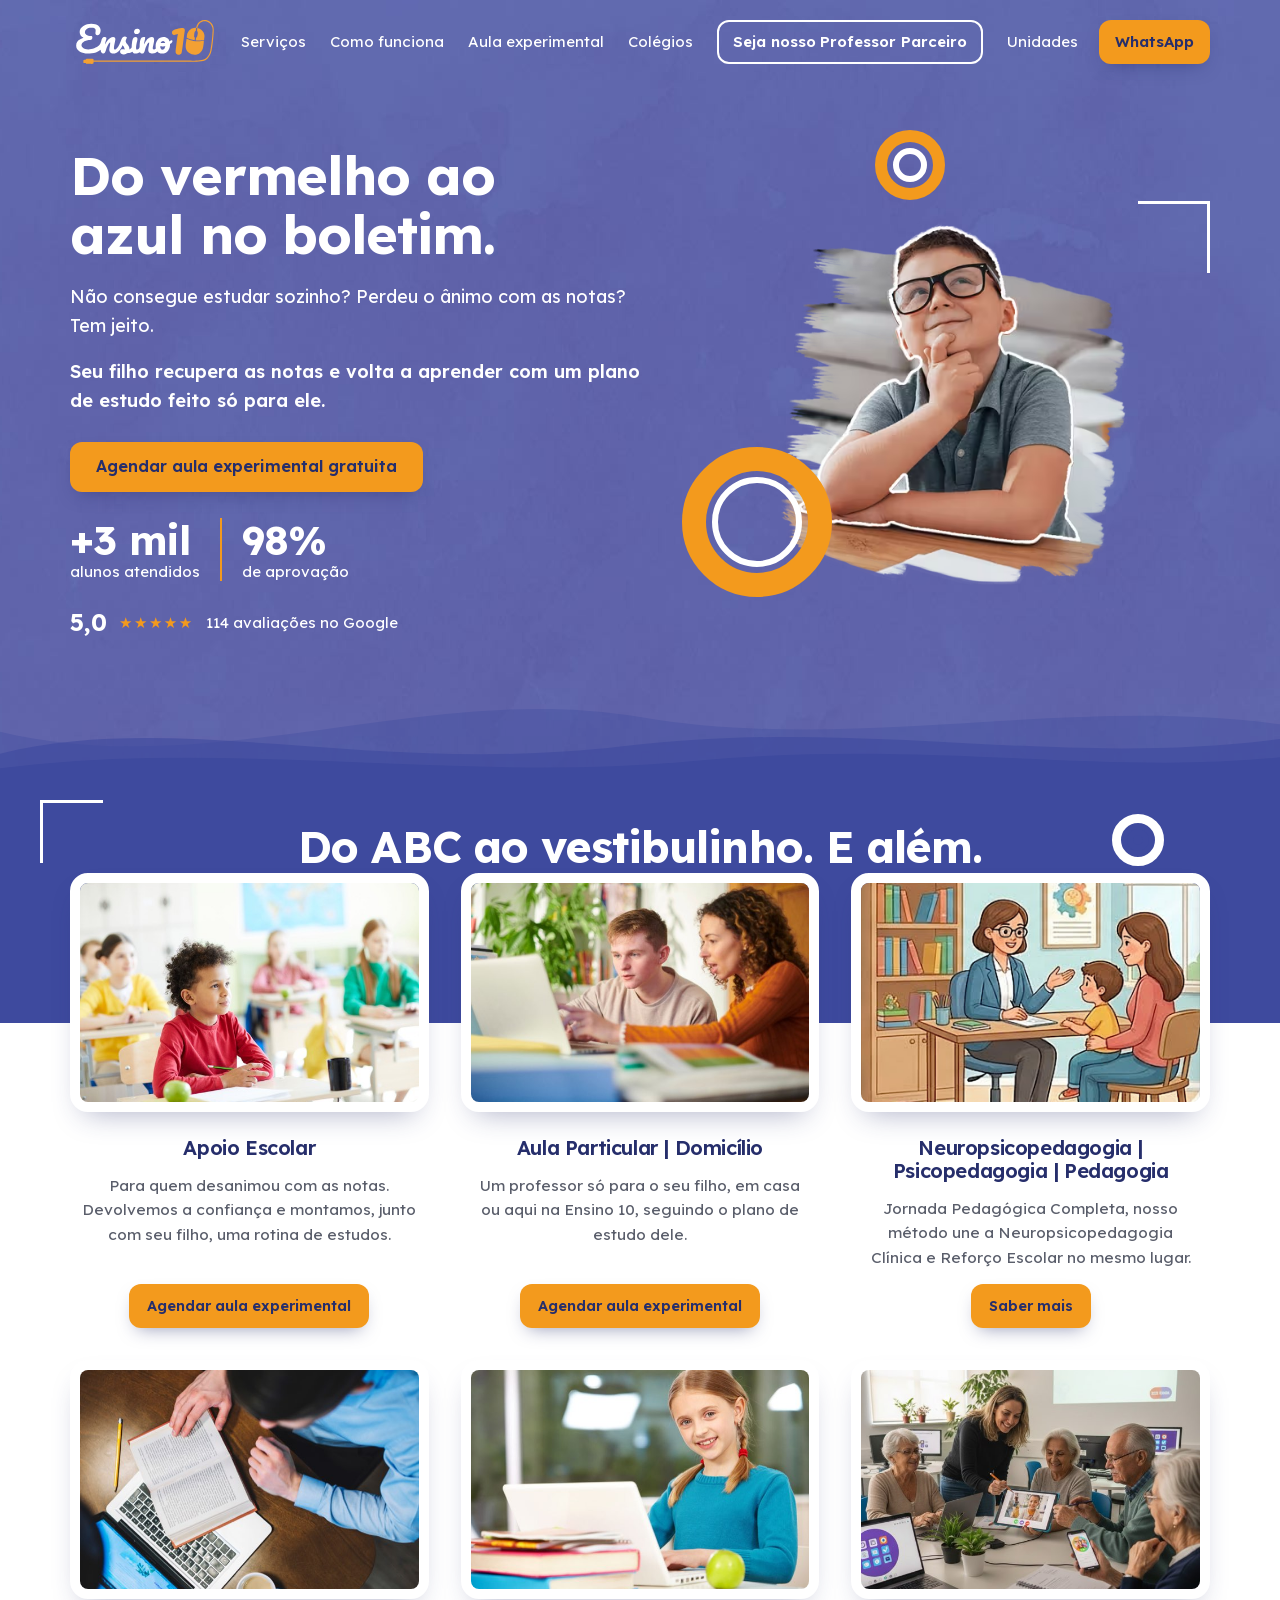
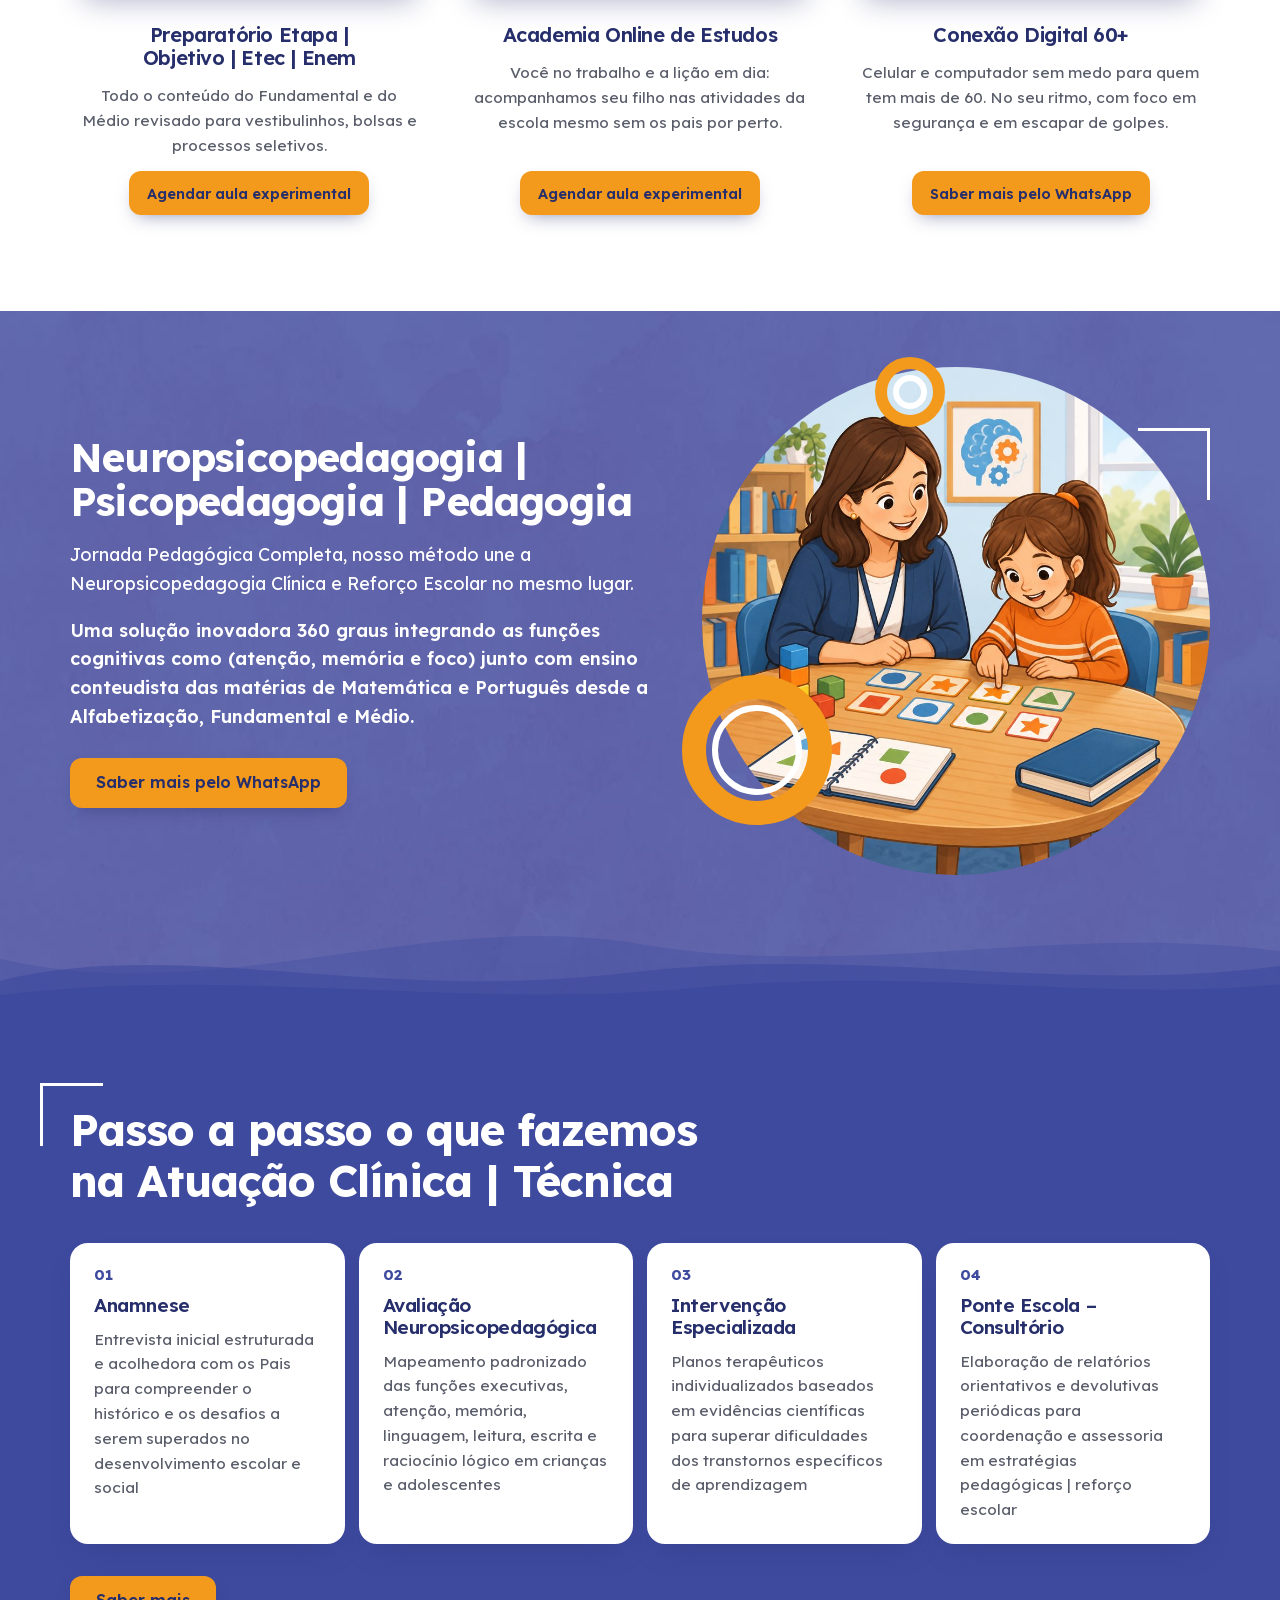
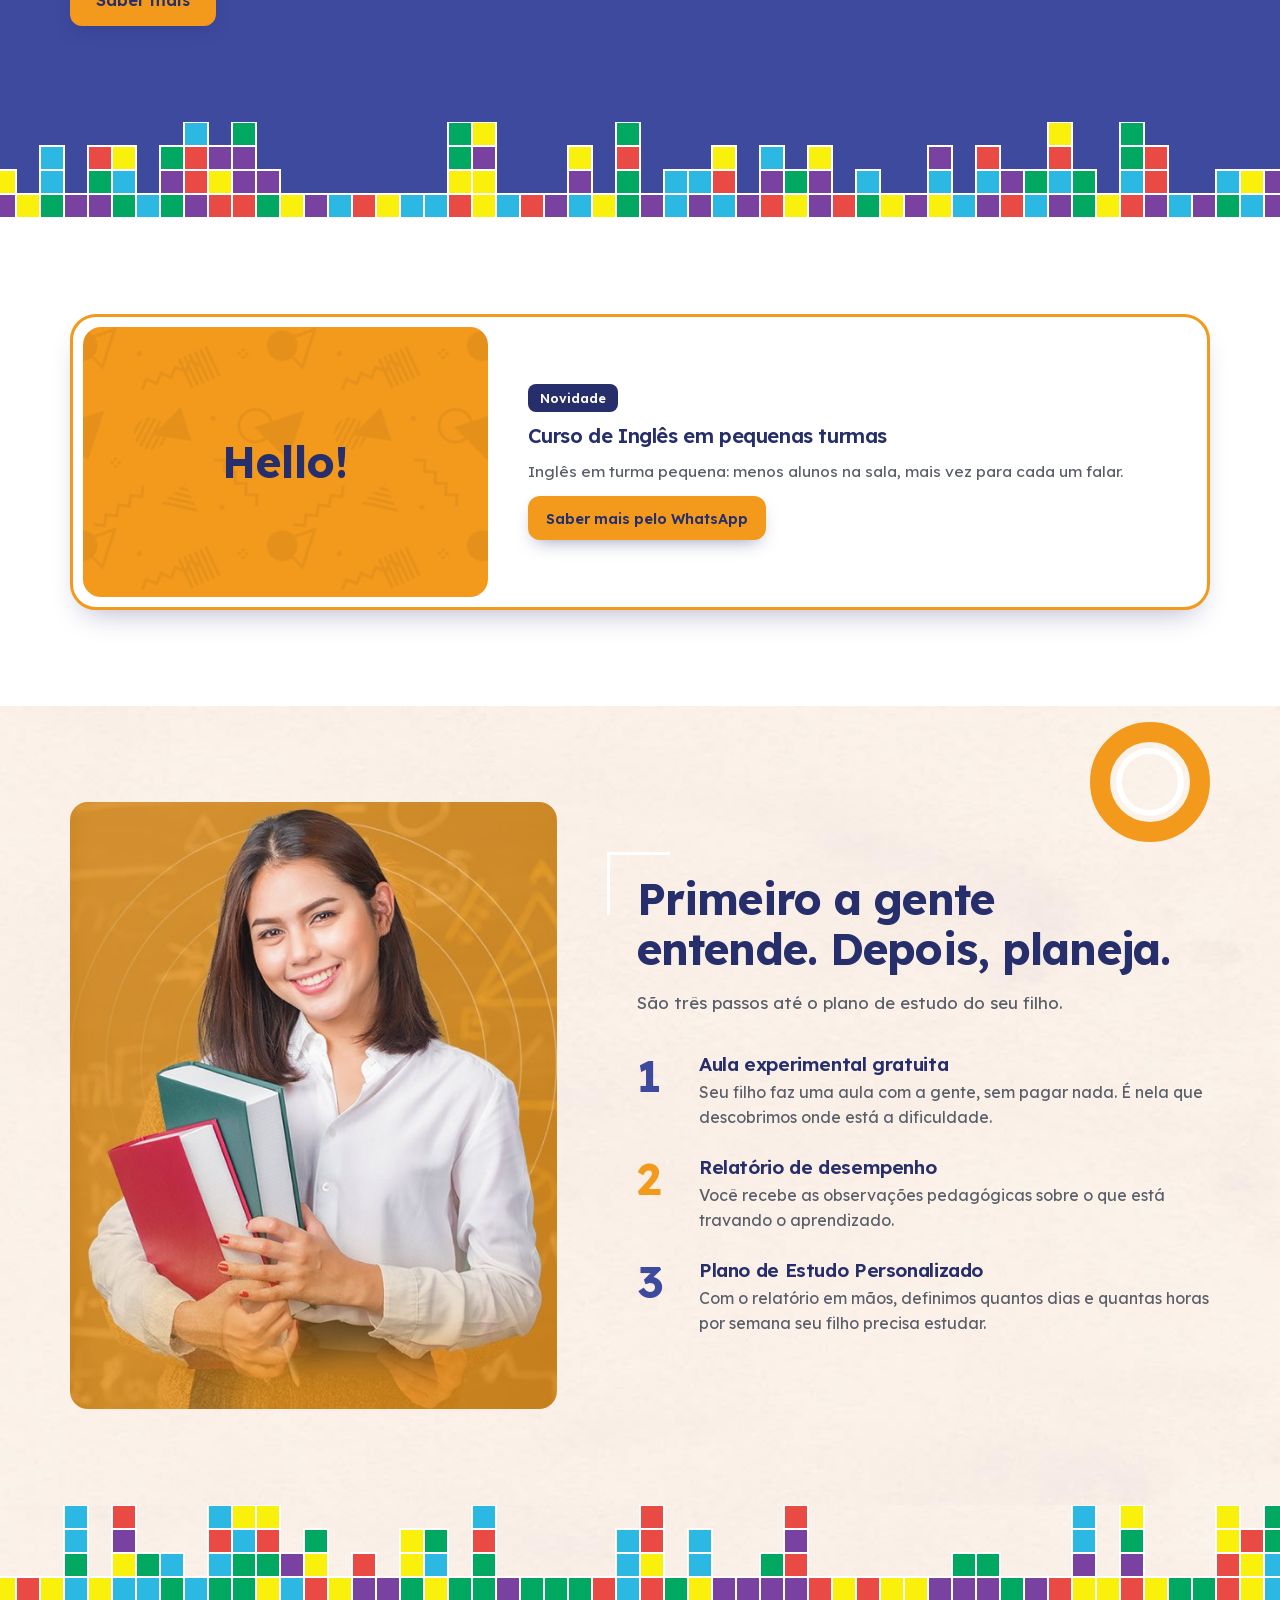
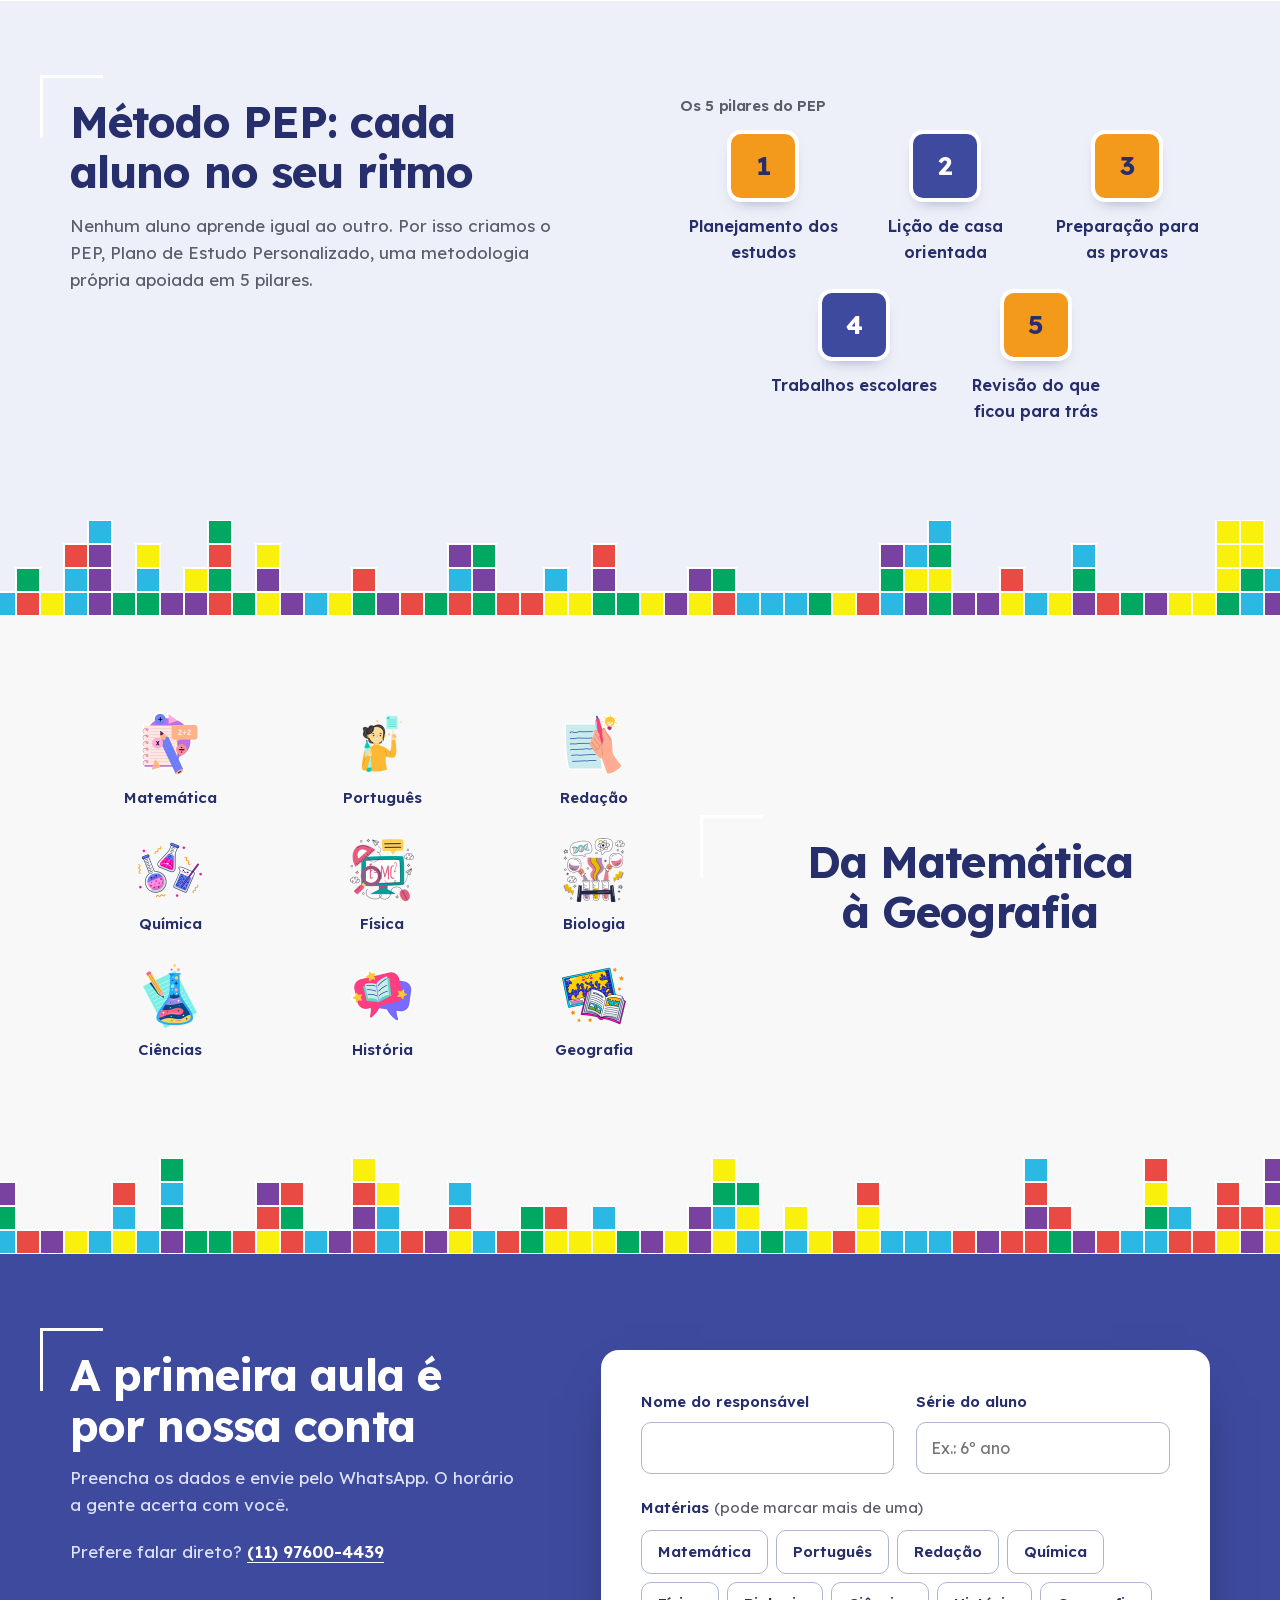
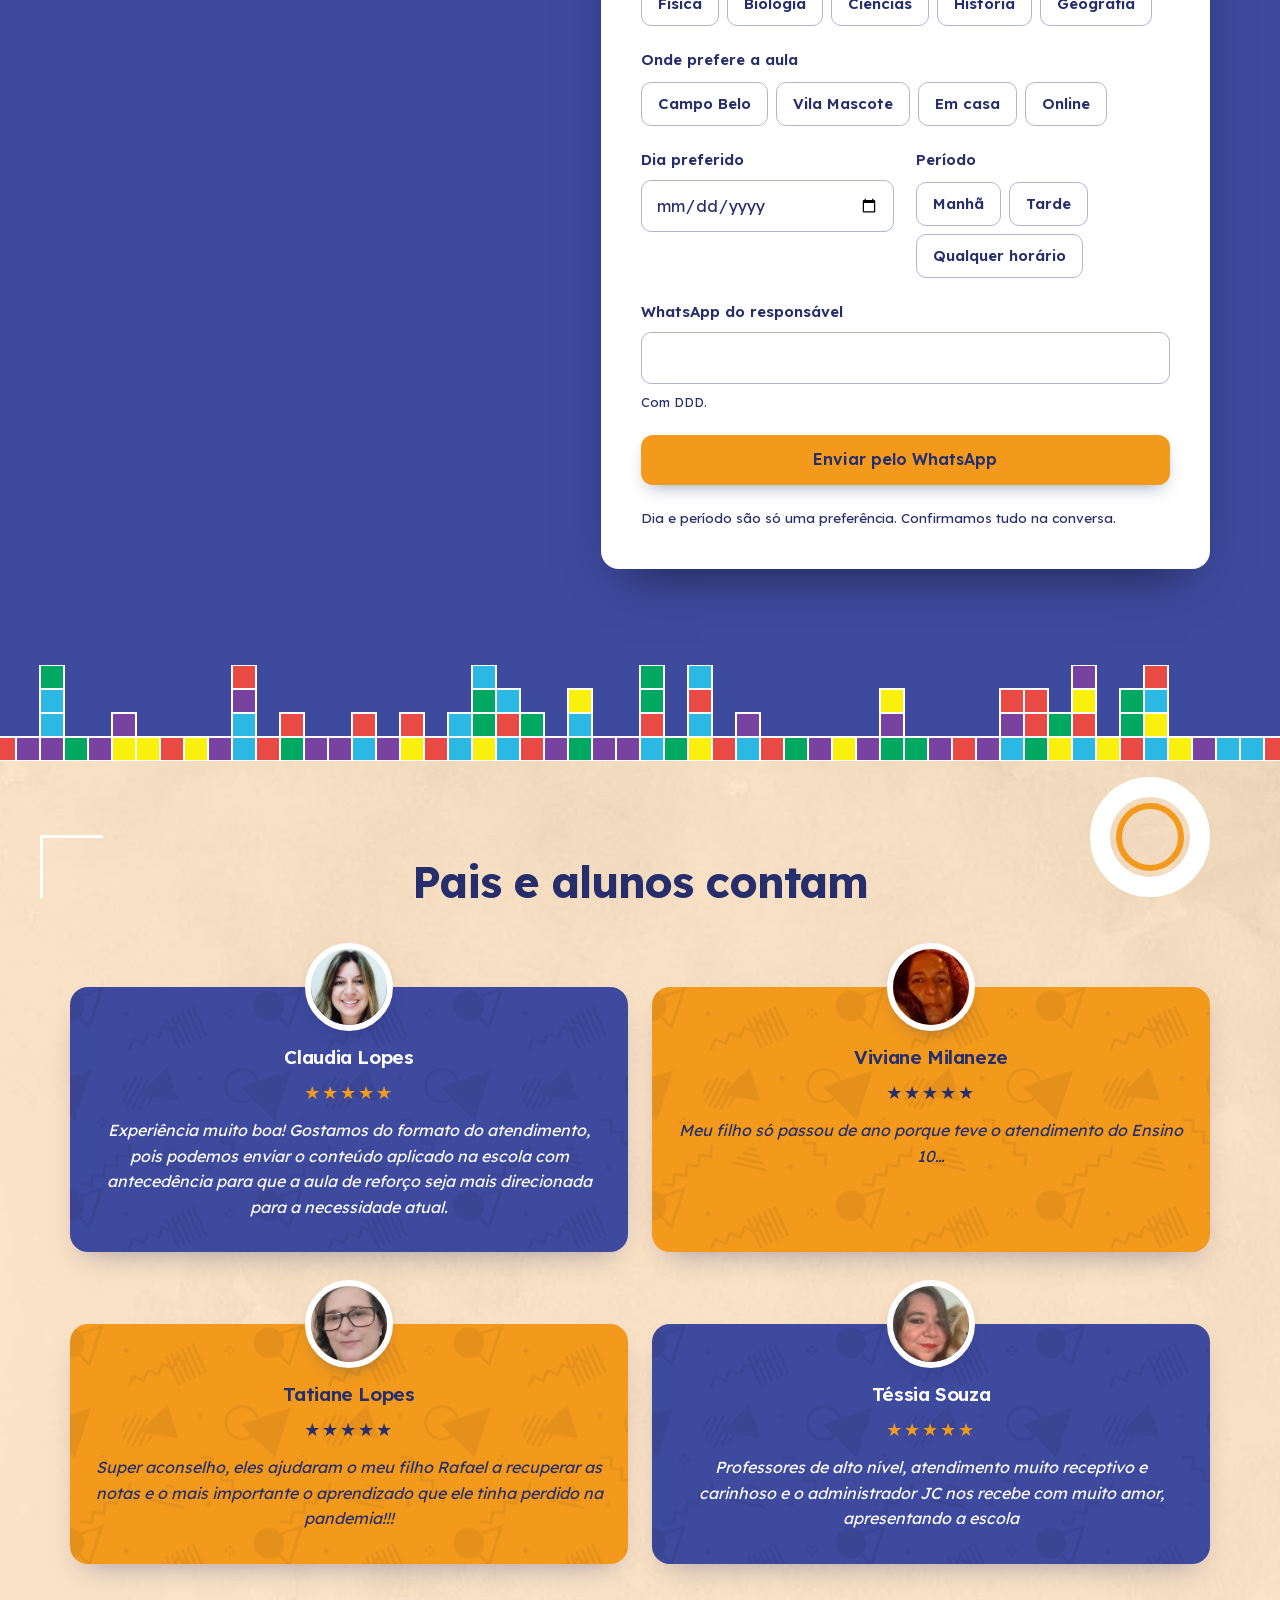
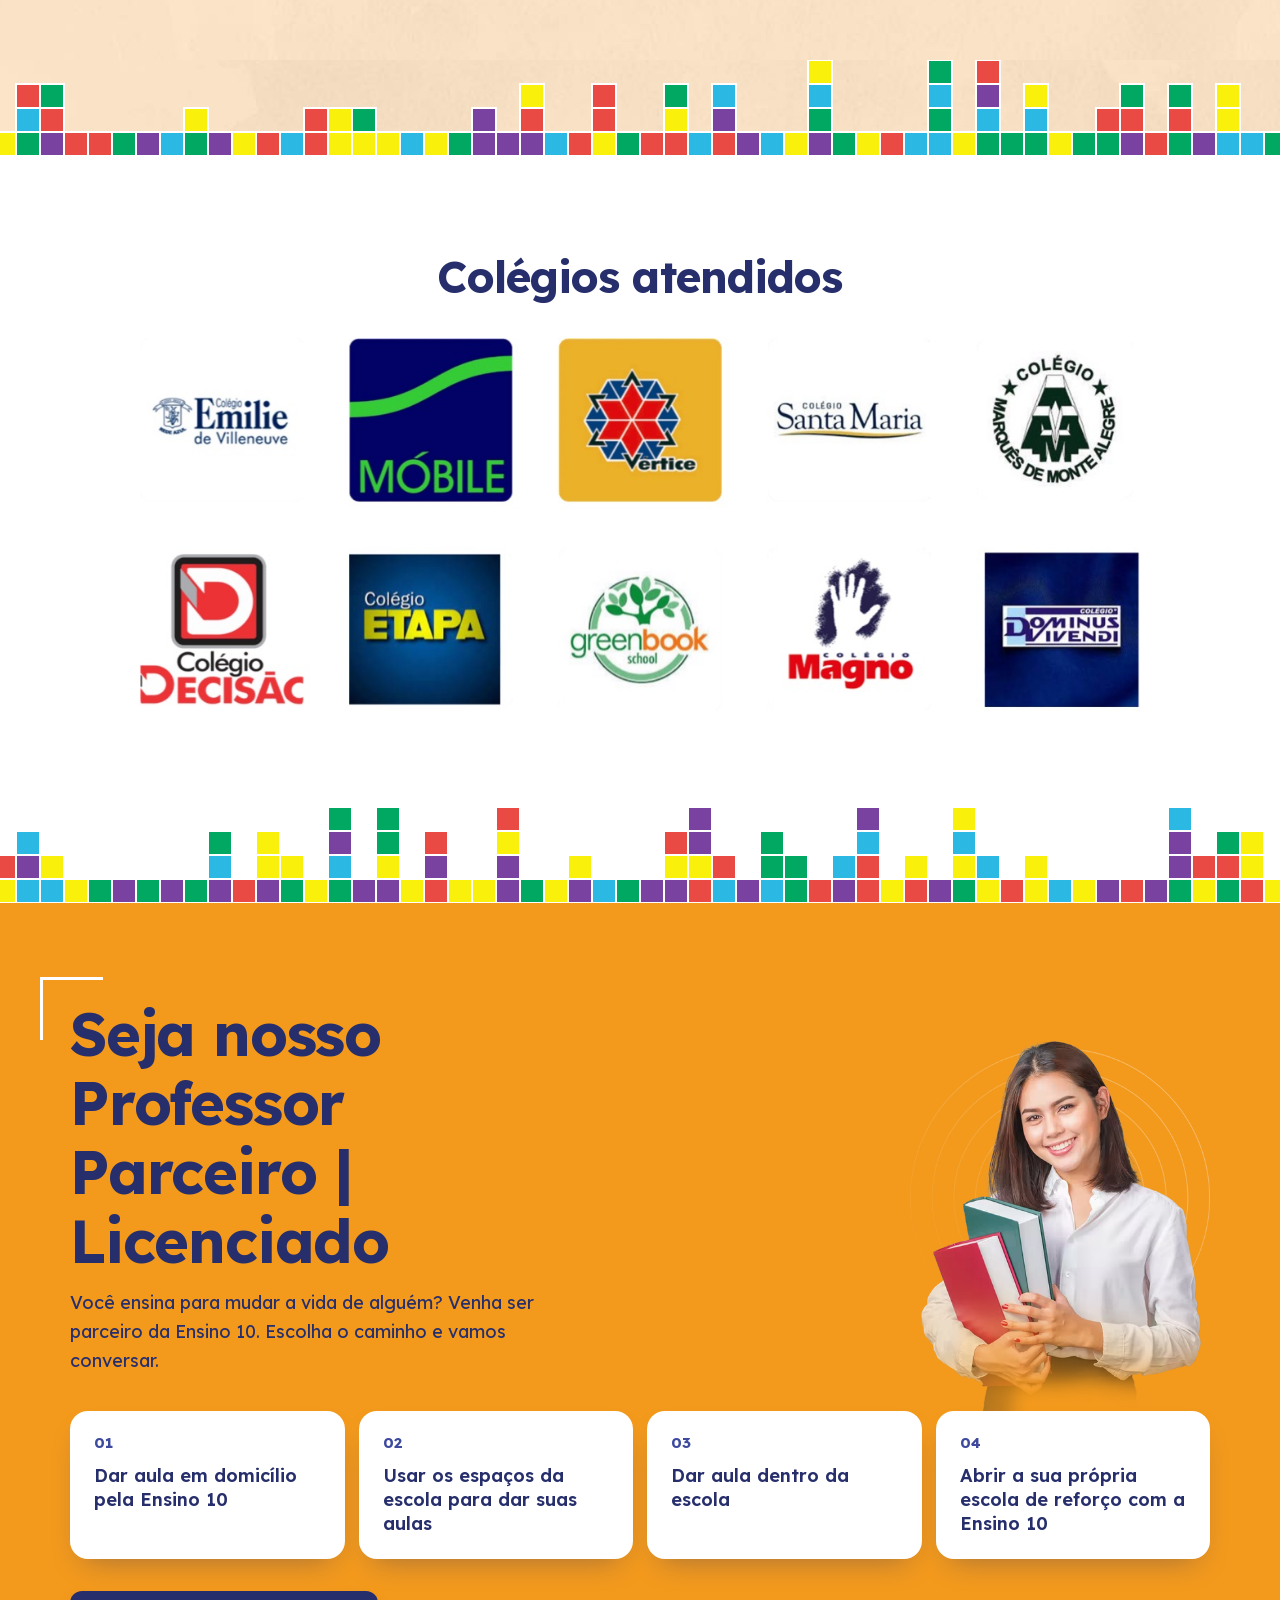
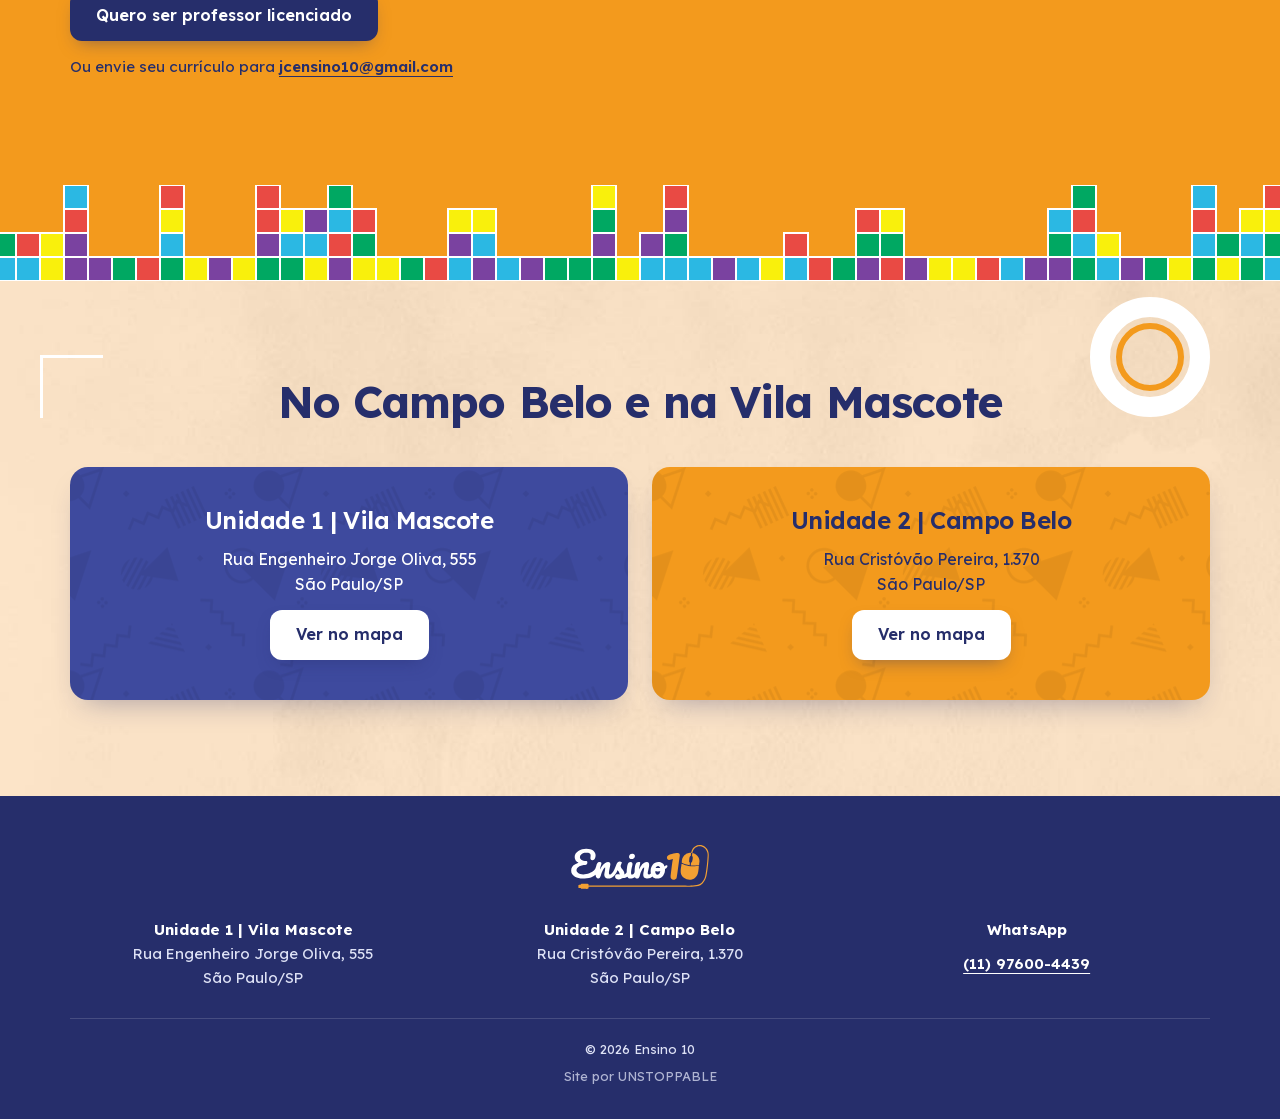
<file: index.html>
<!doctype html>
<html lang="pt-BR">
  <head>
    <!-- Google tag (gtag.js) -->
    <script async src="https://www.googletagmanager.com/gtag/js?id=G-NTBXS9Z83C"></script>
    <script>
      window.dataLayer = window.dataLayer || [];
      function gtag(){dataLayer.push(arguments);}
      gtag('js', new Date());

      gtag('config', 'G-NTBXS9Z83C');
    </script>
    <meta charset="utf-8">
    <meta name="viewport" content="width=device-width, initial-scale=1, viewport-fit=cover">
    <title>Ensino 10 | Reforço Escolar no Campo Belo e na Vila Mascote</title>
    <meta name="description" content="Reforço escolar no Campo Belo e na Vila Mascote (SP) com plano de estudo feito para cada aluno. A primeira aula é grátis: agende pelo WhatsApp.">
    <link rel="canonical" href="https://ensino10.com.br/">
    <meta property="og:type" content="website">
    <meta property="og:locale" content="pt_BR">
    <meta property="og:site_name" content="Ensino 10">
    <meta property="og:url" content="https://ensino10.com.br/">
    <meta property="og:title" content="Ensino 10 | Reforço Escolar no Campo Belo e na Vila Mascote">
    <meta property="og:description" content="Reforço escolar no Campo Belo e na Vila Mascote (SP) com plano de estudo feito para cada aluno. A primeira aula é grátis: agende pelo WhatsApp.">
    <meta property="og:image" content="https://ensino10.com.br/og-ensino10.png">
    <meta property="og:image:width" content="1200">
    <meta property="og:image:height" content="630">
    <meta property="og:image:alt" content="Logo da Ensino 10">
    <meta name="theme-color" content="#5F65AA">
    <link rel="icon" href="icone.png" type="image/png">
    <link rel="apple-touch-icon" href="icone.png">
    <link rel="preload" href="lexend-latin.woff2" as="font" type="font/woff2" crossorigin>
    <link rel="preload" href="textura-hero.jpg?v=2" as="image">
    <link rel="preload" href="fotos/hero-aluno.avif?v=2" as="image" type="image/avif">
    <link rel="stylesheet" href="style.css?v=17">
    <script src="script.js?v=6" defer></script>
    <script type="application/ld+json">
      {
        "@context": "https://schema.org",
        "@type": "EducationalOrganization",
        "name": "Ensino 10",
        "url": "https://ensino10.com.br/",
        "logo": "https://ensino10.com.br/logo-ensino10.svg",
        "telephone": "+55 11 97600-4439",
        "location": [
          {
            "@type": "Place",
            "name": "Ensino 10 – Unidade 1 (Vila Mascote)",
            "address": {
              "@type": "PostalAddress",
              "streetAddress": "Rua Engenheiro Jorge Oliva, 555 – Vila Mascote",
              "addressLocality": "São Paulo",
              "addressRegion": "SP",
              "addressCountry": "BR"
            }
          },
          {
            "@type": "Place",
            "name": "Ensino 10 – Unidade 2 (Campo Belo)",
            "address": {
              "@type": "PostalAddress",
              "streetAddress": "Rua Cristóvão Pereira, 1370 – Campo Belo",
              "addressLocality": "São Paulo",
              "addressRegion": "SP",
              "addressCountry": "BR"
            }
          }
        ]
      }
    </script>
  </head>
  <body>
    <a class="pular" href="#conteudo">Pular para o conteúdo</a>

    <header class="topo">
      <div class="wrap topo-in">
        <a class="marca" href="#inicio"><img src="logo-ensino10-branco.svg" alt="Ensino 10" width="210" height="65"></a>
        <button class="btn btn-branco btn-menu" type="button" aria-label="Menu" aria-expanded="false" aria-controls="menu">
          <svg viewBox="0 0 24 24" width="22" height="22" aria-hidden="true"><path d="M3 6h18M3 12h18M3 18h18" fill="none" stroke="currentColor" stroke-width="2" stroke-linecap="round"/></svg>
        </button>
        <nav id="menu" aria-label="Seções">
          <a href="#servicos">Serviços</a>
          <a href="#como-funciona">Como funciona</a>
          <a href="#aula-experimental">Aula experimental</a>
          <a href="#colegios">Colégios</a>
          <a class="menu-destaque" href="#seja-professor">Seja nosso <span>Professor Parceiro</span></a>
          <a href="#unidades">Unidades</a>
        </nav>
        <a class="btn btn-topo" href="https://wa.me/5511976004439" target="_blank" rel="noopener noreferrer">WhatsApp</a>
      </div>
    </header>

    <main id="conteudo">
      <section class="hero" id="inicio">
        <div class="wrap hero-grid">
          <div class="hero-texto">
            <h1>Do vermelho ao azul no boletim.</h1>
            <p>Não consegue estudar sozinho? Perdeu o ânimo com as notas? Tem jeito.</p>
            <p class="solucao">Seu filho recupera as notas e volta a aprender com um plano de estudo feito só para ele.</p>
            <a class="btn" href="#aula-experimental">Agendar aula experimental gratuita</a>
            <ul class="numeros">
              <li><strong>+3 mil</strong> alunos atendidos</li>
              <li><strong>98%</strong> de aprovação</li>
            </ul>
            <p class="nota">
              <strong>5,0</strong>
              <span class="estrelas" role="img" aria-label="5 de 5 estrelas">★★★★★</span>
              <span>114 avaliações no Google</span>
            </p>
          </div>
          <div class="hero-foto">
            <span class="anel anel-hero1" aria-hidden="true"></span>
            <span class="anel anel-hero2" aria-hidden="true"></span>
            <span class="cantoneira-hero" aria-hidden="true"></span>
            <picture>
              <source srcset="fotos/hero-aluno.avif?v=2" type="image/avif">
              <img src="fotos/hero-aluno.png" alt="Menino de óculos pensativo, apoiado na mesa de estudos" width="620" height="620">
            </picture>
          </div>
        </div>
        <svg class="ondas" viewBox="0 0 1440 120" preserveAspectRatio="none" aria-hidden="true">
          <path opacity=".35" d="M0 64C240 120 480 8 720 48s480-24 720 8v64H0z"/>
          <path opacity=".6" d="M0 88c200-48 420 24 700-8s480 24 740-8v48H0z"/>
          <path d="M0 104c260-32 520 16 780-8s460 16 660-4v28H0z"/>
        </svg>
      </section>

      <section class="faixa-marinho" id="servicos">
        <div class="wrap">
          <span class="anel anel-faixa" aria-hidden="true"></span>
          <h2 class="titulo centro">Do ABC ao vestibulinho. E além.</h2>
        </div>
      </section>

      <section class="servicos">
        <div class="wrap cards">
          <article class="card">
            <img class="card-foto" src="fotos/apoio-escolar.jpg?v=2" alt="Menino atento na sala de aula, com colegas ao fundo" width="600" height="400" loading="lazy">
            <h3>Apoio Escolar</h3>
            <p>Para quem desanimou com as notas. Devolvemos a confiança e montamos, junto com seu filho, uma rotina de estudos.</p>
            <a class="btn btn-p" href="#aula-experimental">Agendar aula experimental</a>
          </article>
          <article class="card">
            <img class="card-foto" src="fotos/aula-particular.jpg" alt="Professora ajudando um aluno no notebook" width="600" height="400" loading="lazy">
            <h3>Aula Particular&nbsp;| Domicílio</h3>
            <p>Um professor só para o seu filho, em casa ou aqui na Ensino 10, seguindo o plano de estudo dele.</p>
            <a class="btn btn-p" href="#aula-experimental">Agendar aula experimental</a>
          </article>
          <article class="card">
            <img class="card-foto" src="fotos/jornada-atuacao.jpg?v=2" alt="Ilustração de uma profissional conversando com um menino e a mãe dele em volta de uma mesa, numa sala com estante de livros" width="768" height="768" loading="lazy">
            <h3>Neuropsicopedagogia&nbsp;| Psicopedagogia&nbsp;| Pedagogia</h3>
            <p>Jornada Pedagógica Completa, nosso método une a Neuropsicopedagogia Clínica e Reforço Escolar no mesmo lugar.</p>
            <a class="btn btn-p" href="jornada-pedagogica.html">Saber mais</a>
          </article>
          <article class="card">
            <img class="card-foto" src="fotos/preparatorio.jpg" alt="Estudante com livro e notebook" width="600" height="400" loading="lazy">
            <h3>Preparatório Etapa&nbsp;| Objetivo&nbsp;| Etec&nbsp;| Enem</h3>
            <p>Todo o conteúdo do Fundamental e do Médio revisado para vestibulinhos, bolsas e processos seletivos.</p>
            <a class="btn btn-p" href="#aula-experimental">Agendar aula experimental</a>
          </article>
          <article class="card">
            <img class="card-foto" src="fotos/academia-online.jpg" alt="Menina estudando no notebook" width="600" height="400" loading="lazy">
            <h3>Academia Online de Estudos</h3>
            <p>Você no trabalho e a lição em dia: acompanhamos seu filho nas atividades da escola mesmo sem os pais por perto.</p>
            <a class="btn btn-p" href="#aula-experimental">Agendar aula experimental</a>
          </article>
          <article class="card">
            <img class="card-foto" src="fotos/conexao-60.jpg" alt="Professora ensinando um grupo de alunos com mais de 60 anos a usar tablet e celular" width="600" height="400" loading="lazy">
            <h3>Conexão Digital 60+</h3>
            <p>Celular e computador sem medo para quem tem mais de 60. No seu ritmo, com foco em segurança e em escapar de golpes.</p>
            <a class="btn btn-p" href="https://wa.me/5511976004439?text=Ol%C3%A1!%20Quero%20saber%20sobre%20o%20Conex%C3%A3o%20Digital%2060%2B." target="_blank" rel="noopener noreferrer">Saber mais pelo WhatsApp</a>
          </article>
        </div>
      </section>

      <section class="hero" aria-labelledby="jornada-titulo">
        <div class="wrap hero-grid">
          <div class="hero-texto">
            <h2 class="h1-longo" id="jornada-titulo">Neuropsicopedagogia&nbsp;| Psicopedagogia&nbsp;| Pedagogia</h2>
            <p>Jornada Pedagógica Completa, nosso método une a Neuropsicopedagogia Clínica e Reforço Escolar no mesmo lugar.</p>
            <p class="solucao">Uma solução inovadora 360 graus integrando as funções cognitivas como (atenção, memória e foco) junto com ensino conteudista das matérias de Matemática e Português desde a Alfabetização, Fundamental e Médio.</p>
            <a class="btn" href="https://wa.me/5511976004439?text=Ol%C3%A1!%20Quero%20saber%20sobre%20a%20Jornada%20Pedag%C3%B3gica%20Completa." target="_blank" rel="noopener noreferrer">Saber mais pelo WhatsApp</a>
          </div>
          <div class="hero-foto">
            <span class="anel anel-hero1" aria-hidden="true"></span>
            <span class="anel anel-hero2" aria-hidden="true"></span>
            <span class="cantoneira-hero" aria-hidden="true"></span>
            <img class="arte-redonda" src="fotos/jornada-topo.jpg" alt="Ilustração de uma profissional e uma menina fazendo um jogo da memória com formas coloridas, com blocos, um caderno e um livro na mesa, numa sala com estante e um quadro de um cérebro com engrenagens" width="942" height="942" loading="lazy">
          </div>
        </div>
        <svg class="ondas" viewBox="0 0 1440 120" preserveAspectRatio="none" aria-hidden="true">
          <path opacity=".35" d="M0 64C240 120 480 8 720 48s480-24 720 8v64H0z"/>
          <path opacity=".6" d="M0 88c200-48 420 24 700-8s480 24 740-8v48H0z"/>
          <path d="M0 104c260-32 520 16 780-8s460 16 660-4v28H0z"/>
        </svg>
      </section>

      <section class="secao marinho chamada" aria-labelledby="chamada-titulo">
        <div class="wrap">
          <h2 class="titulo" id="chamada-titulo">Passo a passo o que fazemos na Atuação Clínica&nbsp;| Técnica</h2>
          <ol class="caminhos">
            <li>
              <h3>Anamnese</h3>
              <p>Entrevista inicial estruturada e acolhedora com os Pais para compreender o histórico e os desafios a serem superados no desenvolvimento escolar e social</p>
            </li>
            <li>
              <h3>Avaliação Neuropsicopedagógica</h3>
              <p>Mapeamento padronizado das funções executivas, atenção, memória, linguagem, leitura, escrita e raciocínio lógico em crianças e adolescentes</p>
            </li>
            <li>
              <h3>Intervenção Especializada</h3>
              <p>Planos terapêuticos individualizados baseados em evidências científicas para superar dificuldades dos transtornos específicos de aprendizagem</p>
            </li>
            <li>
              <h3>Ponte Escola&nbsp;– Consultório</h3>
              <p>Elaboração de relatórios orientativos e devolutivas periódicas para coordenação e assessoria em estratégias pedagógicas&nbsp;| reforço escolar</p>
            </li>
          </ol>
          <div class="professor-cta">
            <a class="btn" href="jornada-pedagogica.html">Saber mais</a>
          </div>
        </div>
      </section>
      <div class="tetris marinho" aria-hidden="true"></div>

      <section class="secao">
        <div class="wrap">
          <article class="card card-destaque">
            <div class="card-foto card-arte" aria-hidden="true">Hello!</div>
            <div class="card-corpo">
              <span class="etiqueta">Novidade</span>
              <h3>Curso de Inglês em pequenas turmas</h3>
              <p>Inglês em turma pequena: menos alunos na sala, mais vez para cada um falar.</p>
              <a class="btn btn-p" href="https://wa.me/5511976004439?text=Ol%C3%A1!%20Quero%20saber%20sobre%20o%20Curso%20de%20Ingl%C3%AAs%20em%20pequenas%20turmas." target="_blank" rel="noopener noreferrer">Saber mais pelo WhatsApp</a>
            </div>
          </article>
        </div>
      </section>

      <section class="secao creme" id="como-funciona">
        <div class="wrap duas como">
          <span class="anel anel-direita" aria-hidden="true"></span>
          <img class="foto-como" src="fotos/como-funciona.jpg?v=2" alt="Professora sorrindo com livros nos braços, diante de um quadro" width="560" height="698" loading="lazy">
          <div>
            <h2 class="titulo">Primeiro a gente entende. Depois, planeja.</h2>
            <p class="intro">São três passos até o plano de estudo do seu filho.</p>
            <ol class="passos">
              <li>
                <h3>Aula experimental gratuita</h3>
                <p>Seu filho faz uma aula com a gente, sem pagar nada. É nela que descobrimos onde está a dificuldade.</p>
              </li>
              <li>
                <h3>Relatório de desempenho</h3>
                <p>Você recebe as observações pedagógicas sobre o que está travando o aprendizado.</p>
              </li>
              <li>
                <h3>Plano de Estudo Personalizado</h3>
                <p>Com o relatório em mãos, definimos quantos dias e quantas horas por semana seu filho precisa estudar.</p>
              </li>
            </ol>
          </div>
        </div>
      </section>
      <div class="tetris creme" aria-hidden="true"></div>

      <section class="secao pep" id="metodo-pep">
        <div class="wrap duas">
          <div>
            <h2 class="titulo">Método PEP: cada aluno no seu ritmo</h2>
            <p class="intro">Nenhum aluno aprende igual ao outro. Por isso criamos o PEP, Plano de Estudo Personalizado, uma metodologia própria apoiada em 5 pilares.</p>
          </div>
          <div>
            <h3 class="pilares-titulo">Os 5 pilares do PEP</h3>
            <ol class="pilares">
              <li>Planejamento dos estudos</li>
              <li>Lição de casa orientada</li>
              <li>Preparação para as provas</li>
              <li>Trabalhos escolares</li>
              <li>Revisão do que ficou para trás</li>
            </ol>
          </div>
        </div>
      </section>
      <div class="tetris pep" aria-hidden="true"></div>

      <section class="secao cinza" id="materias">
        <div class="wrap materias">
          <h2 class="titulo">Da Matemática à Geografia</h2>
          <ul class="lista-materias">
            <li><img src="icones/matematica.png" alt="" width="64" height="64" loading="lazy">Matemática</li>
            <li><img src="icones/portugues.png" alt="" width="64" height="64" loading="lazy">Português</li>
            <li><img src="icones/redacao.png" alt="" width="64" height="64" loading="lazy">Redação</li>
            <li><img src="icones/quimica.png" alt="" width="64" height="64" loading="lazy">Química</li>
            <li><img src="icones/fisica.png" alt="" width="64" height="64" loading="lazy">Física</li>
            <li><img src="icones/biologia.png" alt="" width="64" height="64" loading="lazy">Biologia</li>
            <li><img src="icones/ciencias.png" alt="" width="64" height="64" loading="lazy">Ciências</li>
            <li><img src="icones/historia.png" alt="" width="64" height="64" loading="lazy">História</li>
            <li><img src="icones/geografia.png" alt="" width="64" height="64" loading="lazy">Geografia</li>
          </ul>
        </div>
      </section>
      <div class="tetris cinza" aria-hidden="true"></div>

      <section class="secao marinho" id="aula-experimental">
        <div class="wrap duas form-grid">
          <div class="form-texto">
            <h2 class="titulo">A primeira aula é por nossa conta</h2>
            <p>Preencha os dados e envie pelo WhatsApp. O horário a gente acerta com você.</p>
            <p class="direto">Prefere falar direto? <a href="https://wa.me/5511976004439" target="_blank" rel="noopener noreferrer">(11) 97600-4439</a></p>
          </div>
          <form class="form" id="form-aula" novalidate>
            <div class="campo">
              <label for="responsavel">Nome do responsável</label>
              <input id="responsavel" data-label="Responsável" autocomplete="name" maxlength="80" required>
            </div>
            <div class="campo">
              <label for="serie">Série do aluno</label>
              <input id="serie" data-label="Série do aluno" maxlength="40" placeholder="Ex.: 6º ano" required>
            </div>
            <fieldset class="campo largo" data-label="Matérias">
              <legend>Matérias <span>(pode marcar mais de uma)</span></legend>
              <div class="opcoes">
                <label class="opcao"><input type="checkbox" name="materia" value="Matemática"><span>Matemática</span></label>
                <label class="opcao"><input type="checkbox" name="materia" value="Português"><span>Português</span></label>
                <label class="opcao"><input type="checkbox" name="materia" value="Redação"><span>Redação</span></label>
                <label class="opcao"><input type="checkbox" name="materia" value="Química"><span>Química</span></label>
                <label class="opcao"><input type="checkbox" name="materia" value="Física"><span>Física</span></label>
                <label class="opcao"><input type="checkbox" name="materia" value="Biologia"><span>Biologia</span></label>
                <label class="opcao"><input type="checkbox" name="materia" value="Ciências"><span>Ciências</span></label>
                <label class="opcao"><input type="checkbox" name="materia" value="História"><span>História</span></label>
                <label class="opcao"><input type="checkbox" name="materia" value="Geografia"><span>Geografia</span></label>
              </div>
            </fieldset>
            <fieldset class="campo largo" data-label="Onde prefere a aula">
              <legend>Onde prefere a aula</legend>
              <div class="opcoes">
                <label class="opcao"><input type="radio" name="local" value="Unidade Campo Belo"><span>Campo Belo</span></label>
                <label class="opcao"><input type="radio" name="local" value="Unidade Vila Mascote"><span>Vila Mascote</span></label>
                <label class="opcao"><input type="radio" name="local" value="Em casa"><span>Em casa</span></label>
                <label class="opcao"><input type="radio" name="local" value="Online"><span>Online</span></label>
              </div>
            </fieldset>
            <div class="campo">
              <label for="dia">Dia preferido</label>
              <input id="dia" type="date" data-label="Dia preferido" required>
            </div>
            <fieldset class="campo" data-label="Período">
              <legend>Período</legend>
              <div class="opcoes">
                <label class="opcao"><input type="radio" name="periodo" value="Manhã"><span>Manhã</span></label>
                <label class="opcao"><input type="radio" name="periodo" value="Tarde"><span>Tarde</span></label>
                <label class="opcao"><input type="radio" name="periodo" value="Qualquer horário"><span>Qualquer horário</span></label>
              </div>
            </fieldset>
            <div class="campo largo">
              <label for="whatsapp">WhatsApp do responsável</label>
              <input id="whatsapp" type="tel" data-label="WhatsApp" autocomplete="tel-national" inputmode="tel" maxlength="20" required aria-describedby="ajuda-tel">
              <small id="ajuda-tel">Com DDD.</small>
            </div>
            <button class="btn btn-largo" type="submit">Enviar pelo WhatsApp</button>
            <p class="form-nota">Dia e período são só uma preferência. Confirmamos tudo na conversa.</p>
            <p id="form-status" role="status" hidden>Mensagem pronta. <a href="https://wa.me/5511976004439" target="_blank" rel="noopener noreferrer">Abrir no WhatsApp</a></p>
            <noscript><p>Para agendar, <a href="https://wa.me/5511976004439">chame no WhatsApp</a>.</p></noscript>
          </form>
        </div>
      </section>
      <div class="tetris marinho" aria-hidden="true"></div>

      <section class="secao laranja-tex" id="depoimentos">
        <div class="wrap">
          <span class="anel anel-claro anel-direita" aria-hidden="true"></span>
          <h2 class="titulo centro">Pais e alunos contam</h2>
          <div class="depoimentos">
            <article class="depo marinho">
              <img class="avatar" src="fotos/depo-claudia.jpg?v=2" alt="" width="180" height="180" loading="lazy">
              <h3>Claudia Lopes</h3>
              <span class="estrelas" role="img" aria-label="5 de 5 estrelas">★★★★★</span>
              <blockquote>Experiência muito boa! Gostamos do formato do atendimento, pois podemos enviar o conteúdo aplicado na escola com antecedência para que a aula de reforço seja mais direcionada para a necessidade atual.</blockquote>
            </article>
            <article class="depo laranja">
              <img class="avatar" src="fotos/depo-viviane.jpg?v=2" alt="" width="180" height="180" loading="lazy">
              <h3>Viviane Milaneze</h3>
              <span class="estrelas" role="img" aria-label="5 de 5 estrelas">★★★★★</span>
              <blockquote>Meu filho só passou de ano porque teve o atendimento do Ensino 10…</blockquote>
            </article>
            <article class="depo laranja">
              <img class="avatar" src="fotos/depo-tatiane.jpg" alt="" width="180" height="180" loading="lazy">
              <h3>Tatiane Lopes</h3>
              <span class="estrelas" role="img" aria-label="5 de 5 estrelas">★★★★★</span>
              <blockquote>Super aconselho, eles ajudaram o meu filho Rafael a recuperar as notas e o mais importante o aprendizado que ele tinha perdido na pandemia!!!</blockquote>
            </article>
            <article class="depo marinho">
              <img class="avatar" src="fotos/depo-tessia.jpg?v=2" alt="" width="180" height="180" loading="lazy">
              <h3>Téssia Souza</h3>
              <span class="estrelas" role="img" aria-label="5 de 5 estrelas">★★★★★</span>
              <blockquote>Professores de alto nível, atendimento muito receptivo e carinhoso e o administrador JC nos recebe com muito amor, apresentando a escola</blockquote>
            </article>
          </div>
        </div>
      </section>
      <div class="tetris laranja-tex" aria-hidden="true"></div>

      <section class="secao" id="colegios">
        <div class="wrap">
          <h2 class="titulo centro">Colégios atendidos</h2>
          <picture>
            <source media="(max-width: 639px)" srcset="colegios-celular.jpg" width="560" height="1460">
            <img class="colegios" src="colegios.jpg" alt="Logos dos colégios: Colégio Emilie de Villeneuve, Móbile, Vértice, Colégio Santa Maria, Colégio Marquês de Monte Alegre, Colégio Decisão, Colégio Etapa, Greenbook School, Colégio Magno e Colégio Dominus Vivendi" width="1224" height="456" loading="lazy">
          </picture>
        </div>
      </section>
      <div class="tetris" aria-hidden="true"></div>

      <section class="secao destaque" id="seja-professor">
        <div class="wrap">
          <div class="duas professor-topo">
            <div>
              <h2 class="titulo">Seja nosso Professor Parceiro&nbsp;| Licenciado</h2>
              <p class="intro">Você ensina para mudar a vida de alguém? Venha ser parceiro da Ensino 10. Escolha o caminho e vamos conversar.</p>
            </div>
            <picture class="professora">
              <source srcset="fotos/professora.avif?v=2" type="image/avif">
              <img src="fotos/professora.png" alt="Professora sorrindo com livros nos braços" width="460" height="572" loading="lazy">
            </picture>
          </div>
          <ul class="caminhos">
            <li>Dar aula em domicílio pela Ensino 10</li>
            <li>Usar os espaços da escola para dar suas aulas</li>
            <li>Dar aula dentro da escola</li>
            <li>Abrir a sua própria escola de reforço com a Ensino 10</li>
          </ul>
          <div class="professor-cta">
            <a class="btn btn-marinho" href="https://wa.me/5511976004439?text=Ol%C3%A1!%20Tenho%20interesse%20em%20ser%20professor%20licenciado%20da%20Ensino%2010." target="_blank" rel="noopener noreferrer">Quero ser professor licenciado</a>
            <p class="email-texto">Ou envie seu currículo para <a href="mailto:jcensino10@gmail.com">jcensino10@gmail.com</a></p>
          </div>
        </div>
      </section>
      <div class="tetris destaque" aria-hidden="true"></div>

      <section class="secao laranja-tex" id="unidades">
        <div class="wrap">
          <span class="anel anel-claro anel-direita" aria-hidden="true"></span>
          <h2 class="titulo centro">No Campo Belo e na Vila Mascote</h2>
          <div class="unidades">
            <article class="unidade marinho">
              <h3>Unidade 1&nbsp;| Vila Mascote</h3>
              <address>Rua Engenheiro Jorge Oliva, 555<br>São Paulo/SP</address>
              <a class="btn btn-branco" href="https://www.google.com/maps/search/?api=1&amp;query=Rua%20Engenheiro%20Jorge%20Oliva%2C%20555%2C%20Vila%20Mascote%2C%20S%C3%A3o%20Paulo%20-%20SP" target="_blank" rel="noopener noreferrer">Ver no mapa</a>
            </article>
            <article class="unidade laranja">
              <h3>Unidade 2&nbsp;| Campo Belo</h3>
              <address>Rua Cristóvão Pereira, 1.370<br>São Paulo/SP</address>
              <a class="btn btn-branco" href="https://www.google.com/maps/search/?api=1&amp;query=Rua%20Crist%C3%B3v%C3%A3o%20Pereira%2C%201370%2C%20Campo%20Belo%2C%20S%C3%A3o%20Paulo%20-%20SP" target="_blank" rel="noopener noreferrer">Ver no mapa</a>
            </article>
          </div>
        </div>
      </section>
    </main>

    <footer class="rodape">
      <div class="wrap">
        <img class="rodape-logo" src="logo-ensino10-branco.svg" alt="Ensino 10" width="210" height="65" loading="lazy">
        <div class="rodape-grid">
          <p><strong>Unidade 1&nbsp;| Vila Mascote</strong><br>Rua Engenheiro Jorge Oliva, 555<br>São Paulo/SP</p>
          <p><strong>Unidade 2&nbsp;| Campo Belo</strong><br>Rua Cristóvão Pereira, 1.370<br>São Paulo/SP</p>
          <p><strong>WhatsApp</strong><br><a href="https://wa.me/5511976004439" target="_blank" rel="noopener noreferrer">(11) 97600-4439</a></p>
        </div>
        <p class="rodape-fim">© <span data-ano>2026</span> Ensino 10 <span class="credito">Site por UNSTOPPABLE</span></p>
      </div>
    </footer>
  </body>
</html>
</file>
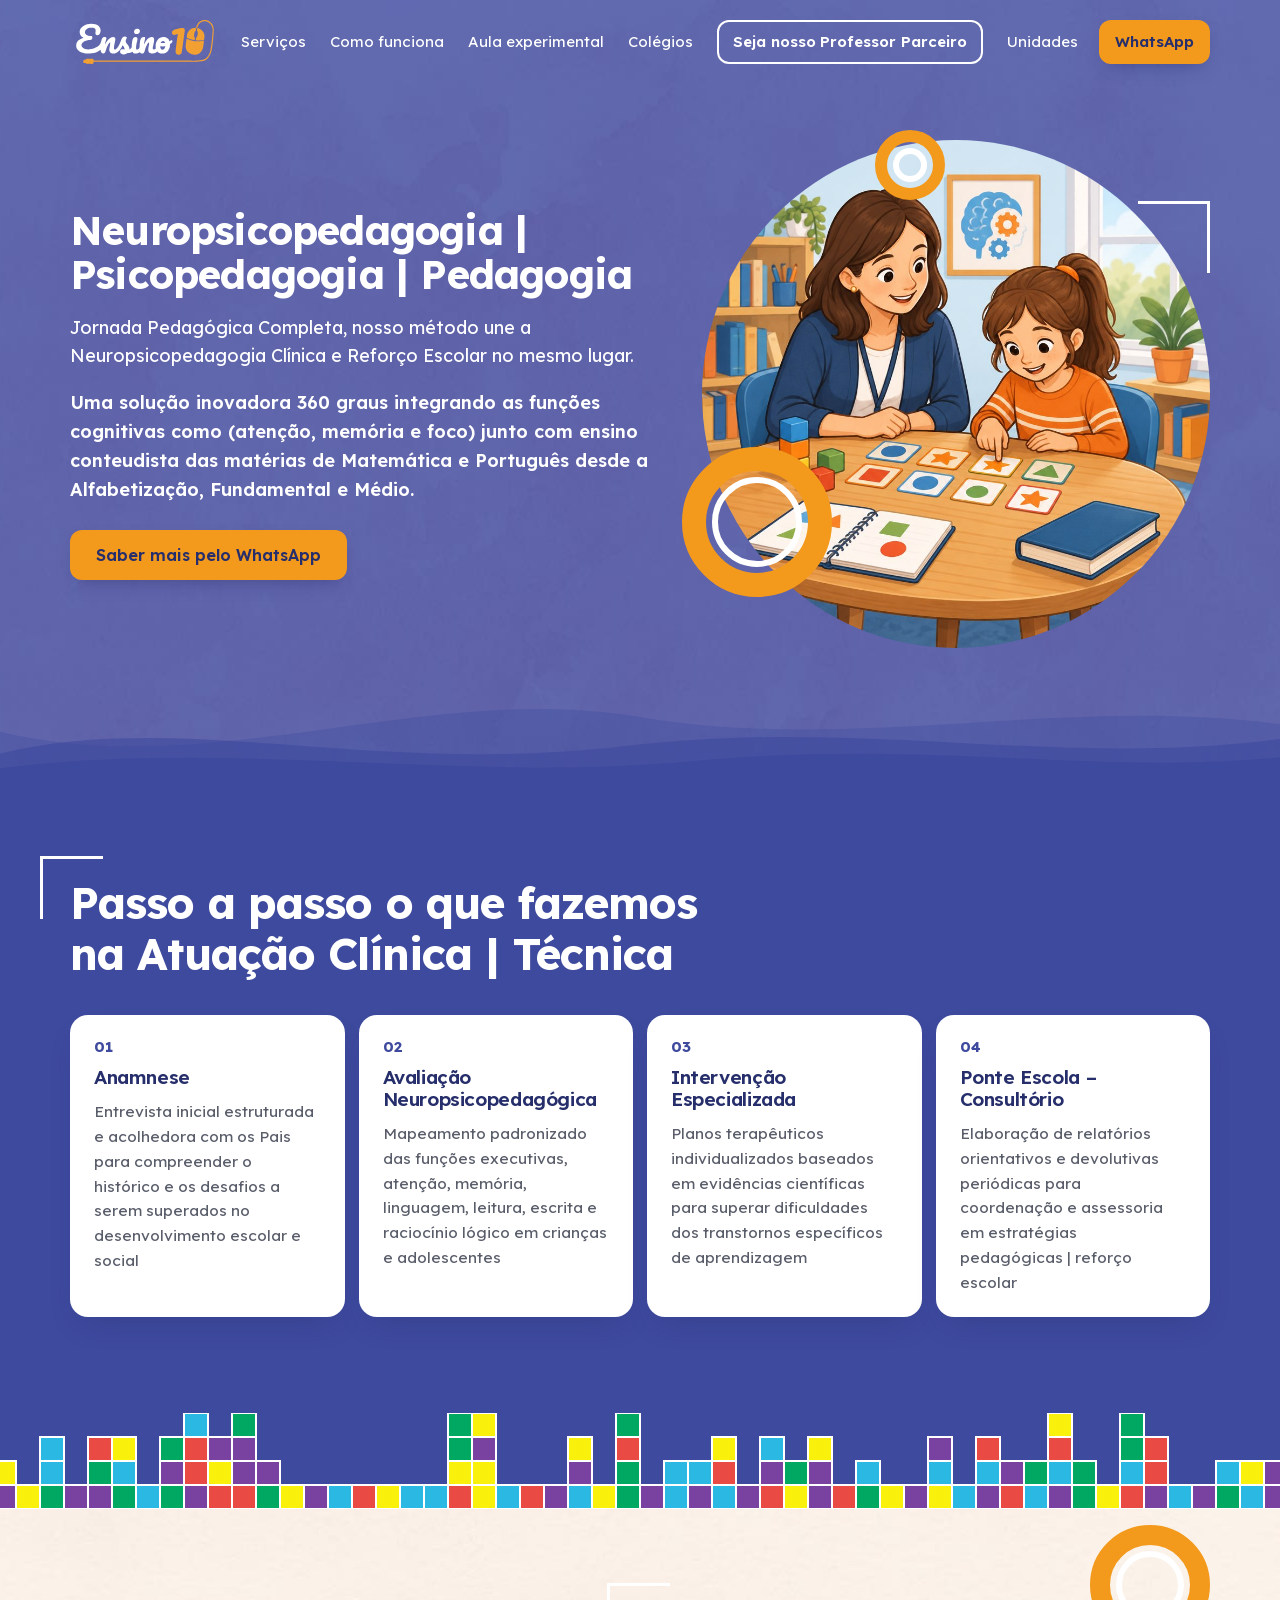
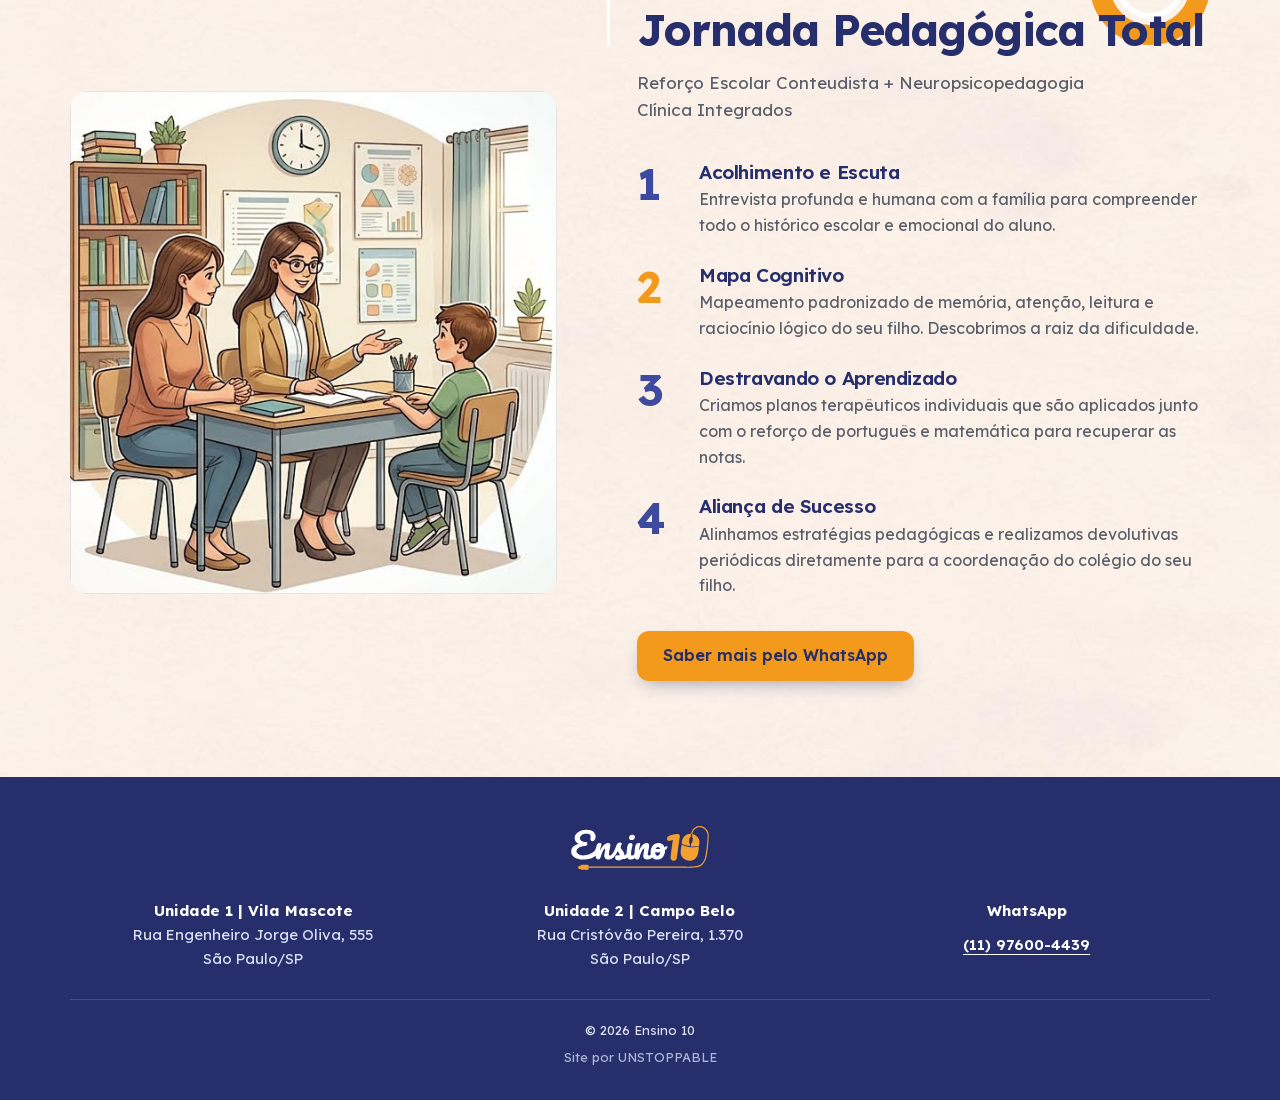
<file: jornada-pedagogica.html>
<!doctype html>
<html lang="pt-BR">
  <head>
    <!-- Google tag (gtag.js) -->
    <script async src="https://www.googletagmanager.com/gtag/js?id=G-NTBXS9Z83C"></script>
    <script>
      window.dataLayer = window.dataLayer || [];
      function gtag(){dataLayer.push(arguments);}
      gtag('js', new Date());

      gtag('config', 'G-NTBXS9Z83C');
    </script>
    <meta charset="utf-8">
    <meta name="viewport" content="width=device-width, initial-scale=1, viewport-fit=cover">
    <title>Ensino 10 | Jornada Pedagógica Completa</title>
    <meta name="description" content="Jornada Pedagógica Completa, nosso método une a Neuropsicopedagogia Clínica e Reforço Escolar no mesmo lugar.">
    <link rel="canonical" href="https://ensino10.com.br/jornada-pedagogica.html">
    <meta property="og:type" content="website">
    <meta property="og:locale" content="pt_BR">
    <meta property="og:site_name" content="Ensino 10">
    <meta property="og:url" content="https://ensino10.com.br/jornada-pedagogica.html">
    <meta property="og:title" content="Ensino 10 | Jornada Pedagógica Completa">
    <meta property="og:description" content="Jornada Pedagógica Completa, nosso método une a Neuropsicopedagogia Clínica e Reforço Escolar no mesmo lugar.">
    <meta property="og:image" content="https://ensino10.com.br/og-ensino10.png">
    <meta property="og:image:width" content="1200">
    <meta property="og:image:height" content="630">
    <meta property="og:image:alt" content="Logo da Ensino 10">
    <meta name="theme-color" content="#5F65AA">
    <link rel="icon" href="icone.png" type="image/png">
    <link rel="apple-touch-icon" href="icone.png">
    <link rel="preload" href="lexend-latin.woff2" as="font" type="font/woff2" crossorigin>
    <link rel="preload" href="textura-hero.jpg?v=2" as="image">
    <link rel="stylesheet" href="style.css?v=17">
    <script src="script.js?v=6" defer></script>
  </head>
  <body>
    <a class="pular" href="#conteudo">Pular para o conteúdo</a>

    <header class="topo">
      <div class="wrap topo-in">
        <a class="marca" href="./"><img src="logo-ensino10-branco.svg" alt="Ensino 10" width="210" height="65"></a>
        <button class="btn btn-branco btn-menu" type="button" aria-label="Menu" aria-expanded="false" aria-controls="menu">
          <svg viewBox="0 0 24 24" width="22" height="22" aria-hidden="true"><path d="M3 6h18M3 12h18M3 18h18" fill="none" stroke="currentColor" stroke-width="2" stroke-linecap="round"/></svg>
        </button>
        <nav id="menu" aria-label="Seções">
          <a href="./#servicos">Serviços</a>
          <a href="./#como-funciona">Como funciona</a>
          <a href="./#aula-experimental">Aula experimental</a>
          <a href="./#colegios">Colégios</a>
          <a class="menu-destaque" href="./#seja-professor">Seja nosso <span>Professor Parceiro</span></a>
          <a href="./#unidades">Unidades</a>
        </nav>
        <a class="btn btn-topo" href="https://wa.me/5511976004439" target="_blank" rel="noopener noreferrer">WhatsApp</a>
      </div>
    </header>

    <main id="conteudo">
      <section class="hero" id="inicio">
        <div class="wrap hero-grid">
          <div class="hero-texto">
            <h1 class="h1-longo">Neuropsicopedagogia&nbsp;| Psicopedagogia&nbsp;| Pedagogia</h1>
            <p>Jornada Pedagógica Completa, nosso método une a Neuropsicopedagogia Clínica e Reforço Escolar no mesmo lugar.</p>
            <p class="solucao">Uma solução inovadora 360 graus integrando as funções cognitivas como (atenção, memória e foco) junto com ensino conteudista das matérias de Matemática e Português desde a Alfabetização, Fundamental e Médio.</p>
            <a class="btn" href="https://wa.me/5511976004439?text=Ol%C3%A1!%20Quero%20saber%20sobre%20a%20Jornada%20Pedag%C3%B3gica%20Completa." target="_blank" rel="noopener noreferrer">Saber mais pelo WhatsApp</a>
          </div>
          <div class="hero-foto">
            <span class="anel anel-hero1" aria-hidden="true"></span>
            <span class="anel anel-hero2" aria-hidden="true"></span>
            <span class="cantoneira-hero" aria-hidden="true"></span>
            <img class="arte-redonda" src="fotos/jornada-topo.jpg" alt="Ilustração de uma profissional e uma menina fazendo um jogo da memória com formas coloridas, com blocos, um caderno e um livro na mesa, numa sala com estante e um quadro de um cérebro com engrenagens" width="942" height="942">
          </div>
        </div>
        <svg class="ondas" viewBox="0 0 1440 120" preserveAspectRatio="none" aria-hidden="true">
          <path opacity=".35" d="M0 64C240 120 480 8 720 48s480-24 720 8v64H0z"/>
          <path opacity=".6" d="M0 88c200-48 420 24 700-8s480 24 740-8v48H0z"/>
          <path d="M0 104c260-32 520 16 780-8s460 16 660-4v28H0z"/>
        </svg>
      </section>

      <section class="secao marinho chamada" aria-labelledby="atuacao">
        <div class="wrap">
          <h2 class="titulo" id="atuacao">Passo a passo o que fazemos na Atuação Clínica&nbsp;| Técnica</h2>
          <ol class="caminhos">
            <li>
              <h3>Anamnese</h3>
              <p>Entrevista inicial estruturada e acolhedora com os Pais para compreender o histórico e os desafios a serem superados no desenvolvimento escolar e social</p>
            </li>
            <li>
              <h3>Avaliação Neuropsicopedagógica</h3>
              <p>Mapeamento padronizado das funções executivas, atenção, memória, linguagem, leitura, escrita e raciocínio lógico em crianças e adolescentes</p>
            </li>
            <li>
              <h3>Intervenção Especializada</h3>
              <p>Planos terapêuticos individualizados baseados em evidências científicas para superar dificuldades dos transtornos específicos de aprendizagem</p>
            </li>
            <li>
              <h3>Ponte Escola&nbsp;– Consultório</h3>
              <p>Elaboração de relatórios orientativos e devolutivas periódicas para coordenação e assessoria em estratégias pedagógicas&nbsp;| reforço escolar</p>
            </li>
          </ol>
        </div>
      </section>
      <div class="tetris marinho" aria-hidden="true"></div>

      <section class="secao creme" aria-labelledby="jornada">
        <div class="wrap duas como">
          <span class="anel anel-direita" aria-hidden="true"></span>
          <img class="foto-como" src="fotos/jornada-total.jpg?v=2" alt="Ilustração de uma professora conversando com uma mãe e um menino em volta de uma mesa de estudos, numa sala com estante, relógio e cartazes" width="1096" height="1132" loading="lazy">
          <div>
            <h2 class="titulo" id="jornada">Jornada Pedagógica Total</h2>
            <p class="intro">Reforço Escolar Conteudista + Neuropsicopedagogia Clínica Integrados</p>
            <ol class="passos">
              <li>
                <h3>Acolhimento e Escuta</h3>
                <p>Entrevista profunda e humana com a família para compreender todo o histórico escolar e emocional do aluno.</p>
              </li>
              <li>
                <h3>Mapa Cognitivo</h3>
                <p>Mapeamento padronizado de memória, atenção, leitura e raciocínio lógico do seu filho. Descobrimos a raiz da dificuldade.</p>
              </li>
              <li>
                <h3>Destravando o Aprendizado</h3>
                <p>Criamos planos terapêuticos individuais que são aplicados junto com o reforço de português e matemática para recuperar as notas.</p>
              </li>
              <li>
                <h3>Aliança de Sucesso</h3>
                <p>Alinhamos estratégias pedagógicas e realizamos devolutivas periódicas diretamente para a coordenação do colégio do seu filho.</p>
              </li>
            </ol>
            <div class="professor-cta">
              <a class="btn" href="https://wa.me/5511976004439?text=Ol%C3%A1!%20Quero%20saber%20sobre%20a%20Jornada%20Pedag%C3%B3gica%20Completa." target="_blank" rel="noopener noreferrer">Saber mais pelo WhatsApp</a>
            </div>
          </div>
        </div>
      </section>
    </main>

    <footer class="rodape">
      <div class="wrap">
        <img class="rodape-logo" src="logo-ensino10-branco.svg" alt="Ensino 10" width="210" height="65" loading="lazy">
        <div class="rodape-grid">
          <p><strong>Unidade 1&nbsp;| Vila Mascote</strong><br>Rua Engenheiro Jorge Oliva, 555<br>São Paulo/SP</p>
          <p><strong>Unidade 2&nbsp;| Campo Belo</strong><br>Rua Cristóvão Pereira, 1.370<br>São Paulo/SP</p>
          <p><strong>WhatsApp</strong><br><a href="https://wa.me/5511976004439" target="_blank" rel="noopener noreferrer">(11) 97600-4439</a></p>
        </div>
        <p class="rodape-fim">© <span data-ano>2026</span> Ensino 10 <span class="credito">Site por UNSTOPPABLE</span></p>
      </div>
    </footer>
  </body>
</html>
</file>
<file: style.css>
/* Fonte e variáveis */
@font-face {
  font-family: Lexend;
  src: url('lexend-latin.woff2') format('woff2');
  font-weight: 300 700;
  font-display: swap;
}

:root {
  --marinho: #3E4A9E;
  --laranja: #F39A1D;
  --escuro: #262E6B;
  --claro: #DDE1F5;
  --titulo: #262E6B;
  --texto: #5A5E6B;
  --pep: #EEF0F9;
  --cinza: #F8F8F8;
  --borda: #AEB4D2;
  --topo: 68px;
  --pad: 64px;
  --onda: 56px;
  --raio: 18px;
  --sombra: 0 14px 30px -14px rgba(38, 46, 107, .4);
}

@media (min-width: 960px) {
  :root {
    --topo: 84px;
    --pad: 96px;
    --onda: 110px;
  }
}

/* Base */
* {
  box-sizing: border-box;
}

html {
  scroll-behavior: smooth;
  scroll-padding-top: var(--topo);
  -webkit-text-size-adjust: 100%;
}

body {
  margin: 0;
  background: #fff;
  color: var(--texto);
  font: 400 16px/1.6 Lexend, system-ui, sans-serif;
}

main {
  overflow: hidden;
  overflow: clip;
}

h1,
h2,
h3,
p,
blockquote,
ul,
ol {
  margin: 0;
  padding: 0;
}

ul,
ol {
  list-style: none;
}

h1,
h2,
h3 {
  color: var(--titulo);
  font-weight: 700;
  line-height: 1.15;
  letter-spacing: -.02em;
  text-wrap: balance;
}

h2 {
  font-size: 30px;
}

h3 {
  font-size: 19px;
  font-weight: 600;
}

a {
  color: inherit;
  text-underline-offset: 4px;
}

img {
  display: block;
  max-width: 100%;
  height: auto;
}

button,
input {
  font: inherit;
}

a,
button,
input {
  -webkit-tap-highlight-color: transparent;
  touch-action: manipulation;
}

address {
  font-style: normal;
}

:focus-visible {
  outline: 3px solid var(--marinho);
  outline-offset: 3px;
}

/* Nas áreas de fundo escuro o contorno do foco fica branco */
.topo :focus-visible,
.hero :focus-visible,
.form-texto :focus-visible,
.chamada :focus-visible,
.unidade.marinho :focus-visible,
.rodape :focus-visible {
  outline-color: #fff;
}

.wrap {
  position: relative;
  width: min(1140px, 100% - 32px);
  margin-inline: auto;
}

@media (min-width: 960px) {
  h2 {
    font-size: 44px;
  }
}

/* Botões: texto escuro no laranja (o branco não passa no contraste) */
.btn {
  display: inline-flex;
  align-items: center;
  justify-content: center;
  min-height: 50px;
  padding: 12px 26px;
  border: 0;
  border-radius: 12px;
  background: var(--laranja);
  color: var(--escuro);
  font-weight: 600;
  text-align: center;
  text-decoration: none;
  box-shadow: 0 8px 18px -8px rgba(38, 46, 107, .5);
  cursor: pointer;
  transition: background-color .2s, transform .2s;
}

.btn:hover {
  background: #F7AE48;
}

.btn:active {
  transform: translateY(1px);
}

.btn-p {
  min-height: 44px;
  padding: 10px 18px;
  font-size: 14.5px;
}

.btn-topo {
  min-height: 44px;
  padding: 10px 16px;
  font-size: 15px;
}

.btn-branco {
  background: #fff;
}

.btn-branco:hover {
  background: var(--cinza);
}

.btn-largo {
  width: 100%;
}

.btn-marinho {
  background: var(--escuro);
  color: #fff;
}

.btn-marinho:hover {
  background: var(--marinho);
}

/* Estrelas das avaliações */
.estrelas {
  color: var(--laranja);
  letter-spacing: .1em;
}

/* Anéis, cantoneiras e títulos */
.anel {
  position: absolute;
  width: 84px;
  aspect-ratio: 1;
  border: 14px solid var(--laranja);
  border-radius: 50%;
  pointer-events: none;
}

.anel::after {
  content: '';
  position: absolute;
  inset: 4px;
  border: 4px solid #fff;
  border-radius: 50%;
}

.anel-claro {
  border-color: #fff;
}

.anel-claro::after {
  border-color: var(--laranja);
}

.anel-hero1 {
  left: 0;
  bottom: 8%;
  width: 76px;
}

.anel-hero2 {
  left: 30%;
  top: 0;
  width: 44px;
  border-width: 8px;
}

.anel-hero2::after {
  inset: 3px;
  border-width: 3px;
}

.anel-faixa {
  right: 0;
  top: -12px;
  width: 40px;
  border-width: 7px;
  border-color: #fff;
}

.anel-faixa::after {
  inset: 3px;
  border-width: 3px;
  border-color: var(--marinho);
}

.anel-direita {
  right: 0;
  top: calc(16px - var(--pad));
}

.cantoneira-hero {
  position: absolute;
  right: 2%;
  top: 10%;
  width: 52px;
  height: 52px;
  border-top: 3px solid #fff;
  border-right: 3px solid #fff;
}

.titulo {
  position: relative;
}

.titulo::before {
  content: '';
  position: absolute;
  left: -10px;
  top: -16px;
  width: 48px;
  height: 48px;
  border-top: 3px solid #fff;
  border-left: 3px solid #fff;
}

.centro {
  text-align: center;
}

@media (min-width: 960px) {
  .anel {
    width: 120px;
    border-width: 20px;
  }

  .anel::after {
    inset: 6px;
    border-width: 6px;
  }

  .anel-hero1 {
    left: -4%;
    bottom: 10%;
    width: 150px;
    border-width: 24px;
  }

  .anel-hero2 {
    left: 34%;
    top: -2%;
    width: 70px;
    border-width: 12px;
  }

  .anel-faixa {
    width: 52px;
    border-width: 9px;
    right: 4%;
    top: -8px;
  }

  .cantoneira-hero {
    width: 72px;
    height: 72px;
    right: 0;
    top: 12%;
  }

  .titulo::before {
    left: -30px;
    top: -22px;
    width: 60px;
    height: 60px;
  }
}

/* Seções: espaçamento, fundos e colunas (os fundos também valem para os separadores e os cards) */
.secao {
  padding: var(--pad) 0;
}

.creme {
  background: #F9F0E8 url('textura-creme.jpg?v=2') center / cover;
}

.laranja-tex {
  background: #F6DFC3 url('textura-laranja.jpg') center / cover;
}

.destaque {
  background: var(--laranja);
}

.pep {
  background: var(--pep);
}

.cinza {
  background: var(--cinza);
}

.marinho {
  background-color: var(--marinho);
  color: #fff;
}

.laranja {
  background-color: var(--laranja);
  color: var(--escuro);
}

.marinho .titulo,
.faixa-marinho .titulo {
  color: #fff;
}

.intro {
  max-width: 46ch;
  margin-top: 14px;
  font-size: 17px;
}

.duas {
  display: grid;
  gap: 36px;
}

@media (min-width: 960px) {
  .duas {
    grid-template-columns: 1fr 1fr;
    gap: 80px;
  }
}

/* Separador Tetris: os blocos vêm do script.js */
.tetris {
  height: 64px;
}

.tetris svg {
  display: block;
  width: 100%;
  height: 100%;
}

.tetris rect {
  stroke: #fff;
  stroke-width: 2;
}

.tetris.anima rect {
  opacity: 0;
  transform: translateY(-120px);
}

.tetris.anima.visivel rect {
  animation: cair .55s cubic-bezier(.3, 1.25, .6, 1) forwards;
  animation-delay: calc(var(--i) * 35ms);
}

@keyframes cair {
  to {
    opacity: 1;
    transform: none;
  }
}

@media (min-width: 960px) {
  .tetris {
    height: 96px;
  }
}

/* Link para pular para o conteúdo */
.pular {
  position: fixed;
  left: 16px;
  top: -80px;
  z-index: 30;
  padding: 12px 16px;
  background: var(--marinho);
  color: #fff;
}

.pular:focus {
  top: 12px;
}

/* Topo: divide a textura com o hero, alinhada para não ter emenda */
.topo,
.hero {
  background: #5F65AA url('textura-hero.jpg?v=2') center top / max(1500px, 100%) auto;
}

.topo {
  position: sticky;
  top: 0;
  z-index: 20;
}

.topo-in {
  display: flex;
  align-items: center;
  justify-content: space-between;
  gap: 16px;
  min-height: var(--topo);
}

.marca {
  display: flex;
  align-items: center;
  min-height: 44px;
}

.marca img {
  width: 118px;
}

.topo nav {
  display: none;
}

.topo nav a {
  display: flex;
  align-items: center;
  min-height: 44px;
  color: #fff;
  text-decoration: none;
}

.topo nav a:hover {
  color: var(--laranja);
}

/* Item em destaque no menu: Seja nosso Professor Parceiro */
.topo nav .menu-destaque {
  justify-self: start;
  column-gap: .3em;
  padding: 0 14px;
  border: 2px solid #fff;
  border-radius: 12px;
  font-weight: 600;
}

.topo nav .menu-destaque:hover {
  background: #fff;
  color: var(--escuro);
}

/* No HTML o botão vem antes da lista, para o teclado chegar nos links depois de abrir; na tela, fica no fim */
.btn-menu {
  order: 1;
  width: 44px;
  min-height: 44px;
  padding: 0;
}

@media (max-width: 959.98px) {
  .topo-in {
    gap: 8px;
  }

  .marca {
    margin-right: auto;
  }

  .menu-aberto nav {
    display: grid;
    position: absolute;
    top: 100%;
    left: -16px;
    right: -16px;
    padding: 8px 16px 16px;
    background: var(--escuro);
  }
}

@media (min-width: 960px) {
  .marca img {
    width: 150px;
  }

  .topo nav {
    display: flex;
    gap: 24px;
    font-size: 15px;
  }

  .btn-menu {
    display: none;
  }
}

/* Até 1199 px o menu aperta para caber numa linha, e o destaque fica em duas */
@media (min-width: 960px) and (max-width: 1199.98px) {
  .topo nav {
    gap: 16px;
    font-size: 14px;
  }

  .topo nav .menu-destaque {
    flex-direction: column;
    justify-content: center;
    padding: 0 10px;
    line-height: 1.15;
  }
}

/* Hero */
.hero {
  position: relative;
  padding: 32px 0 calc(var(--onda) + 24px);
  background-position: center calc(var(--topo) * -1);
  color: #fff;
}

.hero-grid {
  display: grid;
  gap: 24px;
}

.hero h1,
.hero h2 {
  color: #fff;
  font-size: clamp(32px, 8.4vw, 54px);
  line-height: 1.1;
}

/* Título da Jornada: "Neuropsicopedagogia" não quebra e precisa caber na coluna */
.hero .h1-longo {
  font-size: clamp(24px, 7.6vw, 40px);
}

.hero-texto p {
  max-width: 36em;
  margin-top: 18px;
  font-size: 17px;
}

.solucao {
  font-weight: 600;
}

.hero-texto .btn {
  width: 100%;
  margin-top: 26px;
}

/* Números da escola: branco, porque o laranja não passa no contraste sobre a textura */
.numeros {
  display: flex;
  gap: 20px;
  margin-top: 26px;
}

.numeros li {
  display: grid;
  font-size: 15px;
  line-height: 1.3;
}

.numeros li + li {
  padding-left: 20px;
  border-left: 2px solid var(--laranja);
}

.numeros strong {
  font-size: clamp(28px, 7vw, 40px);
  line-height: 1.1;
  letter-spacing: -.02em;
}

.hero-texto .nota {
  display: flex;
  flex-wrap: wrap;
  align-items: center;
  gap: 4px 12px;
  margin-top: 22px;
  font-size: 15px;
}

.nota strong {
  font-size: 24px;
}

.hero-foto {
  position: relative;
  width: min(100%, 520px);
  margin-inline: auto;
}

.hero-foto img {
  width: 100%;
}

.hero-foto .arte-redonda {
  border-radius: 50%;
}

.ondas {
  position: absolute;
  left: 0;
  bottom: -1px;
  width: 100%;
  height: var(--onda);
  fill: var(--marinho);
}

@media (min-width: 640px) {
  .hero-texto .btn {
    width: auto;
  }
}

@media (min-width: 960px) {
  .hero {
    padding-top: 56px;
  }

  .hero-grid {
    grid-template-columns: 1.15fr 1fr;
    align-items: center;
    gap: 48px;
  }

  .hero-texto p {
    font-size: 18px;
  }
}

/* Serviços */
.faixa-marinho {
  padding: 20px 0 120px;
  background: var(--marinho);
}

.servicos {
  padding-bottom: var(--pad);
}

.cards {
  display: grid;
  gap: 24px;
  margin-top: -120px;
}

.card {
  display: flex;
  flex-direction: column;
  align-items: center;
  gap: 14px;
  text-align: center;
}

.card-foto {
  width: 100%;
  aspect-ratio: 3/2;
  object-fit: cover;
  border: 10px solid #fff;
  border-radius: var(--raio);
  background: #fff;
  box-shadow: var(--sombra);
}

.card-arte {
  display: grid;
  place-items: center;
  background-color: var(--laranja);
  background-image: url('padrao.png');
  color: var(--escuro);
  font-size: 44px;
  font-weight: 700;
}

.card h3 {
  margin-top: 10px;
  font-size: 20px;
}

.card p {
  padding: 0 10px;
  font-size: 15.5px;
}

.card .btn {
  margin-top: auto;
}

.card-destaque {
  padding: 10px 10px 24px;
  border: 3px solid var(--laranja);
  border-radius: calc(var(--raio) + 8px);
  background: #fff;
  box-shadow: var(--sombra);
}

.card-destaque .card-foto {
  border: 0;
  box-shadow: none;
}

.card-corpo {
  display: flex;
  flex-direction: column;
  align-items: center;
  gap: 12px;
}

.etiqueta {
  padding: 4px 12px;
  border-radius: 8px;
  background: var(--escuro);
  color: #fff;
  font-size: 13px;
  font-weight: 600;
}

.card-destaque h3 {
  margin-top: 0;
}

@media (min-width: 640px) {
  .cards {
    grid-template-columns: repeat(2, minmax(0, 1fr));
  }

  .card-destaque {
    grid-column: 1/-1;
    display: grid;
    grid-template-columns: minmax(0, 1fr) minmax(0, 1.15fr);
    align-items: center;
    gap: 28px;
    padding: 10px 32px 10px 10px;
    text-align: left;
  }

  .card-destaque .card-corpo {
    align-items: flex-start;
  }

  .card-destaque p {
    padding: 0;
  }
}

@media (min-width: 960px) {
  .faixa-marinho {
    padding-top: 40px;
    padding-bottom: 150px;
  }

  .cards {
    grid-template-columns: repeat(3, minmax(0, 1fr));
    gap: 32px;
    margin-top: -150px;
  }

  .card-destaque {
    grid-template-columns: minmax(0, 1fr) minmax(0, 1.6fr);
    gap: 40px;
  }
}

/* Como funciona */
.foto-como {
  width: min(100%, 440px);
  margin-inline: auto;
  border-radius: var(--raio);
}

.passos {
  display: grid;
  gap: 26px;
  margin-top: 30px;
  counter-reset: passo;
}

.passos li {
  display: grid;
  grid-template-columns: 48px 1fr;
  align-content: start;
  column-gap: 14px;
  counter-increment: passo;
}

.passos li::before {
  content: counter(passo);
  grid-row: span 2;
  color: var(--marinho);
  font-size: 44px;
  font-weight: 700;
  line-height: 1;
}

.passos li:nth-child(2)::before {
  color: var(--laranja);
}

.passos p {
  margin-top: 4px;
}

@media (min-width: 960px) {
  .como {
    grid-template-columns: .85fr 1fr;
    align-items: center;
  }

  .foto-como {
    width: 100%;
  }

  .passos {
    padding-top: 8px;
  }
}

/* Método PEP */
.pilares-titulo {
  color: var(--texto);
  font-size: 15px;
}

.pilares {
  display: grid;
  grid-template-columns: repeat(2, minmax(0, 1fr));
  gap: 24px 16px;
  margin-top: 16px;
  counter-reset: pilar;
}

.pilares li {
  display: flex;
  flex-direction: column;
  align-items: center;
  gap: 12px;
  color: var(--titulo);
  font-weight: 600;
  text-align: center;
  counter-increment: pilar;
}

.pilares li::before {
  content: counter(pilar);
  display: grid;
  place-items: center;
  width: 64px;
  height: 64px;
  border: 4px solid #fff;
  border-radius: 14px;
  background: var(--laranja);
  color: var(--escuro);
  font-size: 26px;
  font-weight: 700;
  box-shadow: 0 8px 16px -10px rgba(38, 46, 107, .5);
}

.pilares li:nth-child(even)::before {
  background: var(--marinho);
  color: #fff;
}

.pilares li:last-child {
  grid-column: 1/-1;
}

@media (min-width: 960px) {
  .pilares {
    grid-template-columns: repeat(6, minmax(0, 1fr));
    align-self: center;
  }

  .pilares li {
    grid-column: span 2;
  }

  .pilares li:nth-child(4) {
    grid-column: 2/4;
  }

  .pilares li:last-child {
    grid-column: 4/6;
  }
}

/* Matérias */
.materias {
  display: grid;
  gap: 36px;
}

.lista-materias {
  display: grid;
  grid-template-columns: repeat(3, minmax(0, 1fr));
  gap: 28px 12px;
}

.lista-materias li {
  display: flex;
  flex-direction: column;
  align-items: center;
  gap: 10px;
  color: var(--titulo);
  font-size: 15px;
  font-weight: 600;
  text-align: center;
}

.lista-materias img {
  width: 56px;
  height: 56px;
}

@media (min-width: 960px) {
  .materias {
    grid-template-columns: 1.3fr 1fr;
    align-items: center;
  }

  .materias h2 {
    order: 2;
    text-align: center;
  }

  .lista-materias img {
    width: 64px;
    height: 64px;
  }
}

/* Aula experimental e formulário */
.form-texto p {
  margin-top: 12px;
  color: var(--claro);
  font-size: 17px;
}

.direto a {
  display: inline-flex;
  align-items: center;
  min-height: 44px;
  color: #fff;
  font-weight: 600;
}

.form {
  display: grid;
  gap: 22px;
  padding: 24px 18px;
  border-radius: var(--raio);
  background: #fff;
  color: var(--titulo);
  box-shadow: 0 24px 50px -24px rgba(0, 0, 0, .6);
}

.campo {
  display: grid;
  align-content: start;
  gap: 8px;
  min-width: 0;
  margin: 0;
  padding: 0;
  border: 0;
}

.campo label,
.campo legend {
  padding: 0;
  color: var(--escuro);
  font-size: 15px;
  font-weight: 600;
}

legend span {
  color: var(--texto);
  font-weight: 400;
}

.campo input:not([type=checkbox], [type=radio]) {
  width: 100%;
  height: 52px;
  padding: 10px 14px;
  border: 1.5px solid var(--borda);
  border-radius: 10px;
  background: #fff;
  color: var(--titulo);
}

.campo input:focus {
  border-color: var(--marinho);
}

input[type=date] {
  display: block;
  min-width: 0;
  appearance: none;
  -webkit-appearance: none;
  text-align: left;
}

input::-webkit-date-and-time-value {
  text-align: left;
}

.campo small {
  font-size: 13px;
}

.opcoes {
  display: flex;
  flex-wrap: wrap;
  gap: 8px;
  margin-top: 10px;
}

.opcao {
  position: relative;
}

.opcao input {
  position: absolute;
  inset: 0;
  width: 100%;
  height: 100%;
  margin: 0;
  opacity: 0;
  cursor: pointer;
}

.opcao span {
  display: flex;
  align-items: center;
  min-height: 44px;
  padding: 8px 16px;
  border: 1.5px solid var(--borda);
  border-radius: 10px;
  font-size: 15px;
  transition: background-color .2s, border-color .2s, color .2s;
}

.opcao:hover span {
  border-color: var(--marinho);
}

.opcao input:checked + span {
  border-color: var(--marinho);
  background: var(--marinho);
  color: #fff;
}

.opcao input:focus-visible + span {
  outline: 3px solid var(--laranja);
  outline-offset: 2px;
}

.form-nota {
  font-size: 13.5px;
}

#form-status a {
  display: inline-flex;
  align-items: center;
  min-height: 44px;
  color: var(--marinho);
  font-weight: 600;
}

@media (min-width: 640px) {
  .form {
    padding: 32px;
  }
}

@media (min-width: 960px) {
  .form-grid {
    grid-template-columns: .85fr 1.15fr;
  }

  .form-texto {
    position: sticky;
    top: 130px;
    align-self: start;
  }

  .form {
    grid-template-columns: 1fr 1fr;
    padding: 40px;
  }

  .form .largo,
  .form .btn,
  .form p,
  .form noscript {
    grid-column: 1/-1;
  }
}

/* Depoimentos */
.depoimentos {
  display: grid;
  gap: 72px 24px;
  margin-top: 80px;
}

.depo {
  position: relative;
  display: flex;
  flex-direction: column;
  align-items: center;
  gap: 10px;
  padding: 60px 24px 32px;
  border-radius: var(--raio);
  background-image: url('padrao.png');
  text-align: center;
  box-shadow: var(--sombra);
}

.avatar {
  position: absolute;
  left: 50%;
  top: 0;
  width: 88px;
  height: 88px;
  object-fit: cover;
  border: 6px solid #fff;
  border-radius: 50%;
  background: var(--laranja);
  transform: translate(-50%, -50%);
  box-shadow: 0 8px 18px -10px rgba(38, 46, 107, .5);
}

.depo h3 {
  color: inherit;
}

.depo .estrelas {
  font-size: 18px;
}

.depo.laranja .estrelas {
  color: var(--escuro);
}

.depo blockquote {
  font-size: 16px;
  font-style: italic;
}

@media (min-width: 640px) {
  .depoimentos {
    grid-template-columns: repeat(2, minmax(0, 1fr));
  }
}

/* Colégios atendidos */
.colegios {
  width: min(100%, 420px);
  margin: 36px auto 0;
}

@media (min-width: 640px) {
  .colegios {
    width: 100%;
    max-width: 1000px;
  }
}

/* Seja professor */
.destaque,
.destaque .titulo {
  color: var(--escuro);
}

.destaque h2 {
  font-size: clamp(34px, 8.6vw, 60px);
}

.destaque .intro {
  font-size: 18px;
}

.professora {
  display: none;
}

.caminhos {
  display: grid;
  gap: 14px;
  margin-top: 36px;
  counter-reset: caminho;
}

.caminhos li {
  display: flex;
  flex-direction: column;
  gap: 10px;
  padding: 22px 24px;
  border-radius: var(--raio);
  background: #fff;
  color: var(--escuro);
  font-size: 18px;
  font-weight: 600;
  line-height: 1.35;
  box-shadow: var(--sombra);
  counter-increment: caminho;
}

.caminhos li::before {
  content: '0' counter(caminho);
  color: var(--marinho);
  font-size: 15px;
  font-weight: 700;
}

.caminhos p {
  color: var(--texto);
  font-size: 15.5px;
  font-weight: 400;
  line-height: 1.6;
}

.professor-cta {
  display: flex;
  flex-direction: column;
  align-items: flex-start;
  gap: 4px;
  margin-top: 32px;
}

.email-texto {
  font-size: 15px;
}

.email-texto a {
  display: inline-flex;
  align-items: center;
  min-height: 44px;
  font-weight: 600;
  overflow-wrap: anywhere;
}

@media (min-width: 640px) {
  .caminhos {
    grid-template-columns: repeat(2, minmax(0, 1fr));
  }
}

@media (min-width: 960px) {
  .professor-topo {
    align-items: end;
  }

  .professora {
    display: block;
    justify-self: end;
    width: min(100%, 300px);
    margin-bottom: -36px;
  }

  .professora img {
    width: 100%;
  }

  .caminhos {
    grid-template-columns: repeat(4, minmax(0, 1fr));
  }
}

/* Unidades */
.unidades {
  display: grid;
  gap: 24px;
  margin-top: 40px;
}

.unidade {
  display: flex;
  flex-direction: column;
  align-items: center;
  gap: 12px;
  padding: 40px 24px;
  border-radius: var(--raio);
  background-image: url('padrao.png');
  text-align: center;
  box-shadow: var(--sombra);
}

.unidade h3 {
  color: inherit;
  font-size: 24px;
}

@media (min-width: 640px) {
  .unidades {
    grid-template-columns: repeat(2, minmax(0, 1fr));
  }
}

/* Rodapé */
.rodape {
  padding: 48px 0 32px;
  background: var(--escuro);
  color: var(--claro);
  text-align: center;
  font-size: 15px;
}

.rodape-logo {
  width: 150px;
  margin: 0 auto 28px;
}

.rodape-grid {
  display: grid;
  gap: 20px;
}

.rodape strong {
  color: #fff;
}

.rodape a {
  display: inline-flex;
  align-items: center;
  min-height: 44px;
  color: #fff;
  font-weight: 600;
}

.rodape-fim {
  margin-top: 28px;
  padding-top: 20px;
  border-top: 1px solid rgba(255, 255, 255, .15);
  font-size: 13px;
}

.credito {
  display: block;
  margin-top: 6px;
  opacity: .75;
}

@media (min-width: 640px) {
  .rodape-grid {
    grid-template-columns: repeat(3, minmax(0, 1fr));
  }
}

/* Movimento reduzido */
@media (prefers-reduced-motion: reduce) {
  html {
    scroll-behavior: auto;
  }

  * {
    transition: none !important;
  }

  .tetris rect {
    animation: none !important;
    opacity: 1 !important;
    transform: none !important;
  }
}
</file>
